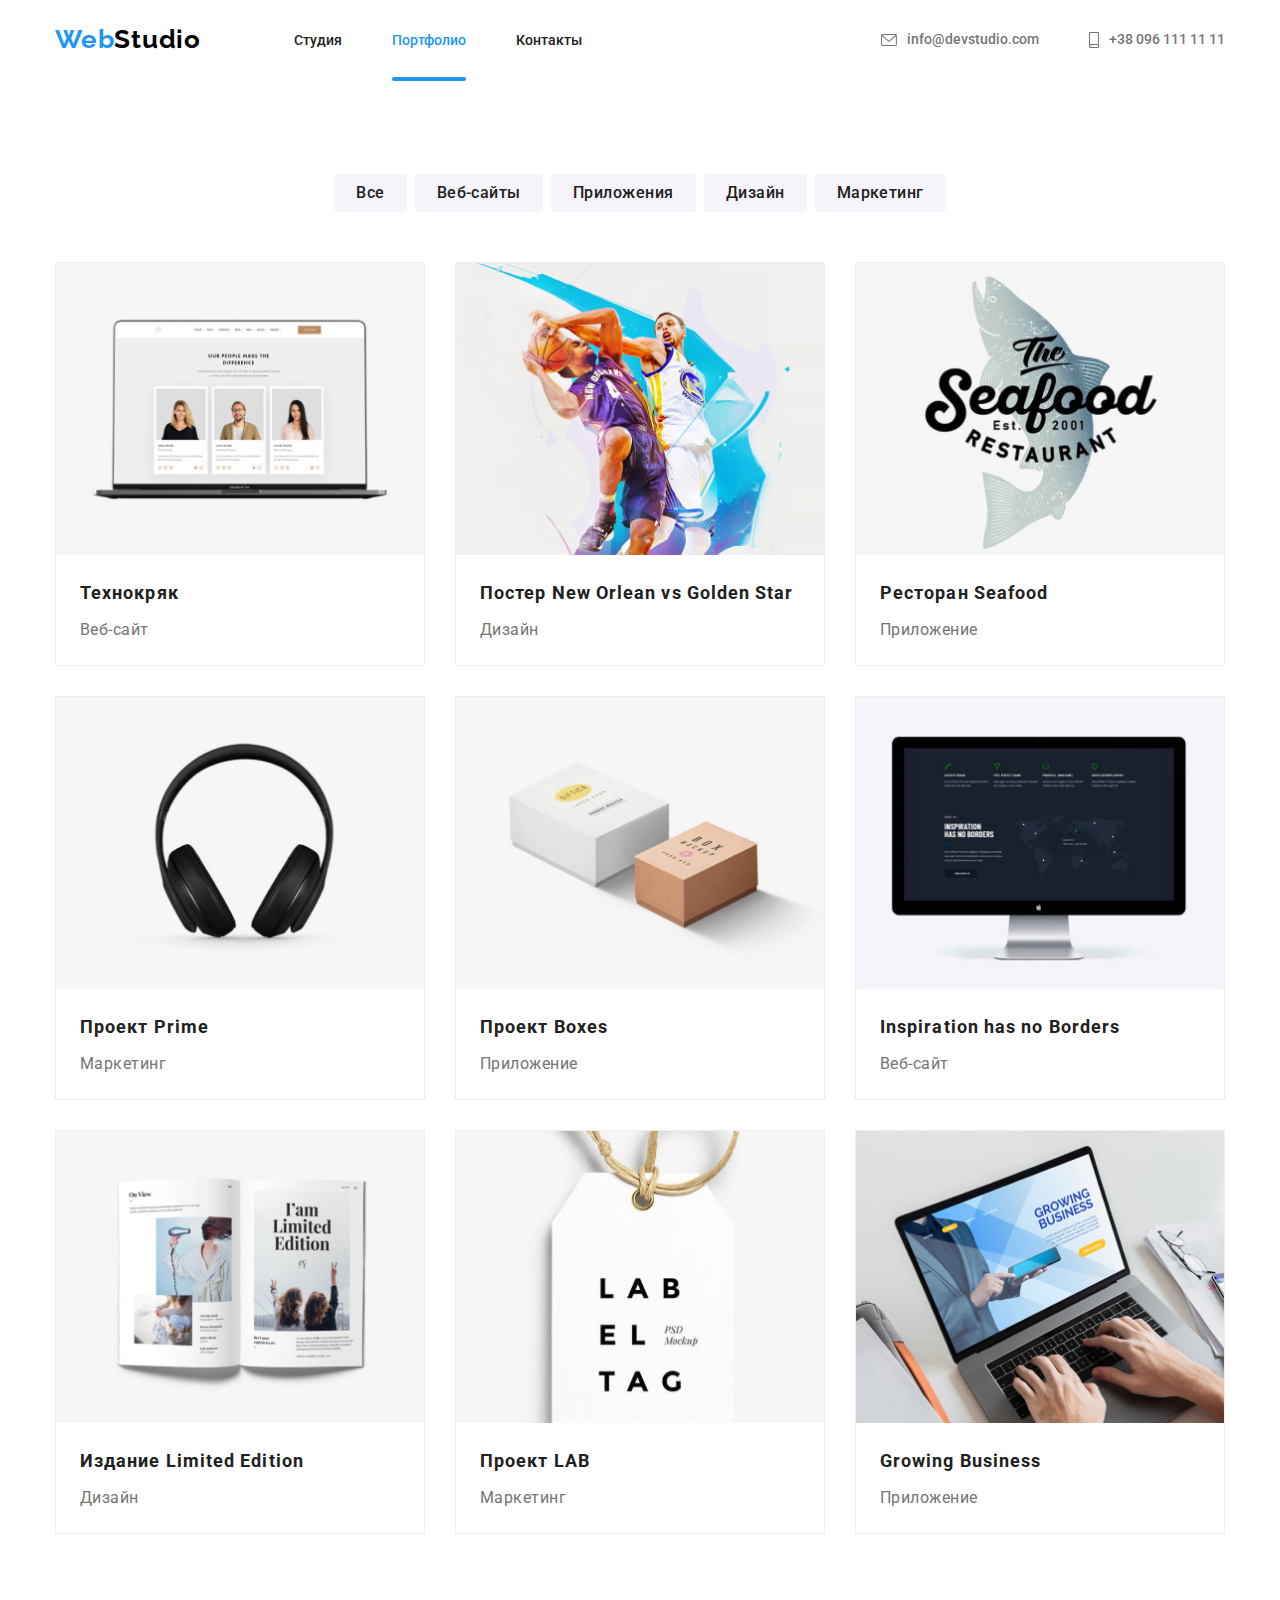
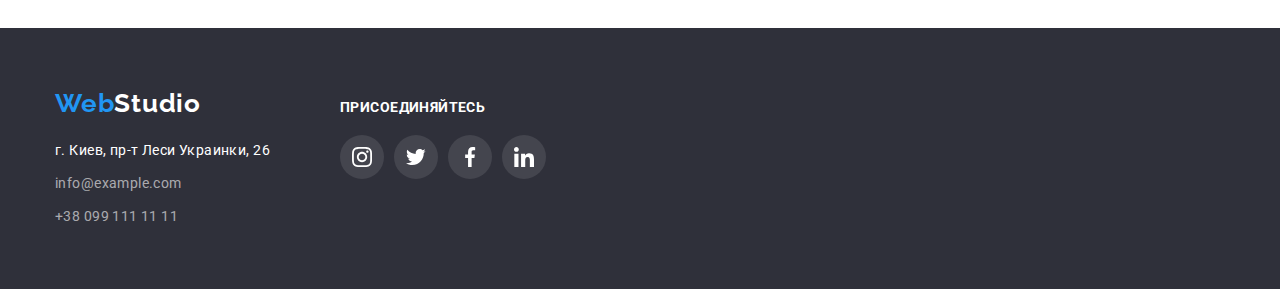
<file: portfolio.html>
<!DOCTYPE html>
<html lang="ru">
<head>
    <meta charset="UTF-8">
    <meta name="viewport" content="width=device-width, initial-scale=1.0">
    <title>Portfilio</title>
    <link rel="stylesheet" href="https://cdnjs.cloudflare.com/ajax/libs/modern-normalize/1.0.0/modern-normalize.css">
    <link rel="stylesheet" href="./css/styles.css">
    <link href="https://fonts.googleapis.com/css2?family=Raleway:wght@700&family=Roboto:wght@400;500;700&display=swap" rel="stylesheet">
</head>
<body>
    <header>
        <div class="container">
            <div class="header-container">
                <nav class="nav-container">
                    <a class="logo logo-header" href="#"><span class="logo-fisrt-word">Web</span><span class="logo-second-word">Studio</span></a>
            
                    <ul class="site-nav-container">
                        <li class="site-nav-item"><a href="./index.html" class="site-nav-link"> Студия</a></li>
                        <li class="site-nav-item"><a href="./portfolio.html" class="site-nav-link portfolio-link"> <span class="portfolio-page">Портфолио</span> </a></li>
                        <li class="site-nav-item"><a href=""  class="site-nav-link">Контакты</a></li">
                    </ul>
                </nav>
                <address class="address">
                    <ul class="auth-nav">
                        <li class="item">
                            <a href="mailto:info@devstudio.com" class="auth-nav-link">
                            <svg class="connect-us-icon envelope-icon" width="16" height="12">
                                <use href="./images/symbol-defs.svg#icon-envelope"></use>
                            </svg>
                            info@devstudio.com</a>
                        </li>
                        <li class="item">
                            <a href="tel:+380961111111" class="auth-nav-link">
                            <svg class="connect-us-icon" width="10" height="16">
                                <use href="./images/symbol-defs.svg#icon-smartphone"></use>
                            </svg>
                            +38 096 111 11 11</a>
                        </li>
                    </ul>
                </address>   
            </div>  
        </div>
    </header>
    
    <main>
        <section class="projects-section">
            <div class="container">
                <h1 hidden>Наши проекты</h1>
                <ul class="filter-list">
                    <li class="filter-item"> <button type="button"  class="filter-button"> Все</button> </li>
                    <li class="filter-item"> <button type="button"  class="filter-button"> Веб-сайты</button> </li>
                    <li class="filter-item"> <button type="button"  class="filter-button"> Приложения</button> </li>
                    <li class="filter-item"> <button type="button"  class="filter-button"> Дизайн</button> </li>
                    <li class="filter-item"> <button type="button"  class="filter-button"> Маркетинг</button> </li>
                </ul>
                <ul class="projects-list">
                    <li class="projects-item">
                        <a href="" class="project-link">
                            <div class="project-container-upper">
                                <img class="project-img" src="./images/img-8.jpg" alt="сайт, открытый на ноутбуке" width: 370px; height: 294px;>
                                <div class="overlay">
                                    <p class="overlay-text">Технокряк это современная площадка распространения коронавируса. Компании используют эту платформу для цифрового шпионажа и атак на защищённые сервера конкурентов.</p>
                                </div>
                            </div>
                            <div class="project-container-lower">
                                <h2 class="project-name">Технокряк</h2>
                                <p class="project-description">Веб-сайт</p>
                            </div>   
                        </a>
                    </li>
                    <li class="projects-item">
                        <a href="" class="project-link">
                            <div class="project-container-upper">
                                <img class="project-img" src="./images/img-9.jpg" alt="постер с баскетболистами" width: 370px; height: 294px;>
                                <div class="overlay">
                                    <p class="overlay-text">Технокряк это современная площадка распространения коронавируса. Компании используют эту платформу для цифрового шпионажа и атак на защищённые сервера конкурентов.</p>
                                </div>
                            </div>
                            <div class="project-container-lower">
                                <h2 class="project-name">Постер New Orlean vs Golden Star</h2>
                                <p class="project-description">Дизайн</p>
                            </div>
                        </a>
                    </li>
                    <li class="projects-item">
                        <a href="" class="project-link">
                            <div class="project-container-upper">
                                <img class="project-img" src="./images/img-10.jpg" alt="логотип ресторана Seafood" width: 370px; height: 294px;>
                                <div class="overlay">
                                    <p class="overlay-text">Технокряк это современная площадка распространения коронавируса. Компании используют эту платформу для цифрового шпионажа и атак на защищённые сервера конкурентов.</p>
                                </div>
                            </div>
                            <div class="project-container-lower">
                                <h2 class="project-name">Ресторан Seafood</h2>
                                <p class="project-description">Приложение</p>
                            </div>
                        </a>
                    </li>
                    <li class="projects-item">
                        <a href="" class="project-link">
                            <div class="project-container-upper">
                                <img class="project-img" src="./images/img-11.jpg" alt="наушники" width: 370px; height: 294px;>
                                <div class="overlay">
                                    <p class="overlay-text">Технокряк это современная площадка распространения коронавируса. Компании используют эту платформу для цифрового шпионажа и атак на защищённые сервера конкурентов.</p>
                                </div>
                            </div>
                            <div class="project-container-lower">
                                <h2 class="project-name">Проект Prime</h2>
                                <p class="project-description">Маркетинг</p>
                            </div>
                        </a>
                    </li>
                    <li class="projects-item">
                        <a href="" class="project-link">
                            <div class="project-container-upper">
                                <img class="project-img" src="./images/img-12.jpg" alt="коробочки" width: 370px; height: 294px;>
                                <div class="overlay">
                                <p class="overlay-text">Технокряк это современная площадка распространения коронавируса. Компании используют эту платформу для цифрового шпионажа и атак на защищённые сервера конкурентов.</p>
                                </div>
                            </div>
                            <div class="project-container-lower">
                                <h2 class="project-name">Проект Boxes</h2>
                                <p class="project-description">Приложение</p>
                            </div>
                        </a>                                
                    </li>
                    <li class="projects-item">
                        <a href="" class="project-link">
                            <div class="project-container-upper">
                                <img class="project-img" src="./images/img-13.jpg" alt="сайт, открытый на мониторе" width: 370px; height: 294px;>
                                <div class="overlay">
                                <p class="overlay-text">Технокряк это современная площадка распространения коронавируса. Компании используют эту платформу для цифрового шпионажа и атак на защищённые сервера конкурентов.</p>
                                </div>
                            </div>
                            <div class="project-container-lower">
                                <h2 class="project-name">Inspiration has no Borders</h2>
                                <p class="project-description">Веб-сайт</p>
                            </div>
                        </a>                                
                    </li>
                    <li class="projects-item">
                        <a href="" class="project-link">
                            <div class="project-container-upper">
                                <img class="project-img" src="./images/img-14.jpg" alt="книга издания Limited Edition" width: 370px; height: 294px;>
                                <div class="overlay">
                                <p class="overlay-text">Технокряк это современная площадка распространения коронавируса. Компании используют эту платформу для цифрового шпионажа и атак на защищённые сервера конкурентов.</p>
                                </div>
                            </div>
                            <div class="project-container-lower">
                                <h2 class="project-name">Издание Limited Edition</h2>
                                <p class="project-description">Дизайн</p>
                            </div>
                        </a>                                
                    </li>
                    <li class="projects-item">
                        <a href="" class="project-link">
                            <div class="project-container-upper">
                                <img class="project-img" src="./images/img-15.jpg" alt="ярлык LAB EL TAG" width: 370px; height: 294px;>
                                <div class="overlay">
                                <p class="overlay-text">Технокряк это современная площадка распространения коронавируса. Компании используют эту платформу для цифрового шпионажа и атак на защищённые сервера конкурентов.</p>
                                </div>
                            </div>
                            <div class="project-container-lower">
                                <h2 class="project-name">Проект LAB</h2>
                                <p class="project-description">Маркетинг</p>
                            </div>
                        </a>                                
                    </li>
                    <li class="projects-item">
                        <a href="" class="project-link">
                            <div class="project-container-upper">
                                <img class="project-img" src="./images/img-16.jpg" alt="процесс работы на ноутбуке" width: 370px; height: 294px;>
                                <div class="overlay">
                                <p class="overlay-text">Технокряк это современная площадка распространения коронавируса. Компании используют эту платформу для цифрового шпионажа и атак на защищённые сервера конкурентов.</p>
                            </div>
                            </div>
                            <div class="project-container-lower">
                                <h2 class="project-name">Growing Business</h2>
                                <p class="project-description">Приложение</p>
                            </div>
                        </a>                                
                    </li>
                </ul>
            </div>
        </section>
    </main>
    <footer class="footer">
        <div class="container">
            <div class="footer-container">
                <div class="footer-container-left">
                    <a class="logo logo-footer" href="#">
                        <span class="logo-fisrt-word">Web</span><span class="logo-second-word-footer">Studio</span>
                    </a>
                <address>
                    <ul>
                        <li class="address-item">
                            <a class="google-maps" href="https://goo.gl/maps/dtEofqqaDgMiZuSH6">г. Киев, пр-т Леси Украинки, 26</a>
                        </li>
                        <li class="address-item">
                            <a href="mailto:info@example.com" class="footer-contacts">info@example.com</a>
                        </li>
                        <li class="address-item">
                            <a href="tel:+380991111111" class="footer-contacts">+38 099 111 11 11</a>
                        </li>
                    </ul>
                </address>
                </div>
                <div class="footer-container-right">
                    <h3 class="footer-connect">присоединяйтесь</h3>
                    <ul class="social-links-list">
                        <li class="social-link-list-item-footer">
                            <a href="" class="social-link-item-footer">
                                <svg class="social-link-icon-footer">
                                    <use href="./images/symbol-defs.svg#icon-instagram"></use>
                                </svg>
                            </a>
                        </li>
                        <li class="social-link-list-item-footer">
                            <a href="" class="social-link-item-footer">
                                <svg class="social-link-icon-footer">
                                    <use href="./images/symbol-defs.svg#icon-twitter"></use>
                                </svg>
                            </a>
                        </li>
                        <li class="social-link-list-item-footer">
                            <a href="" class="social-link-item-footer">
                                <svg class="social-link-icon-footer">
                                    <use href="./images/symbol-defs.svg#icon-facebook-1"></use>
                                </svg>
                            </a>
                        </li>
                        <li class="social-link-list-item-footer">
                            <a href="" class="social-link-item-footer">
                                <svg class="social-link-icon-footer">
                                    <use href="./images/symbol-defs.svg#icon-linkedin-1"></use>
                                </svg>
                            </a>
                        </li>
                    </ul>
                </div>
            </div>
        </div>
    </footer>
    
</body>
</html>
</file>
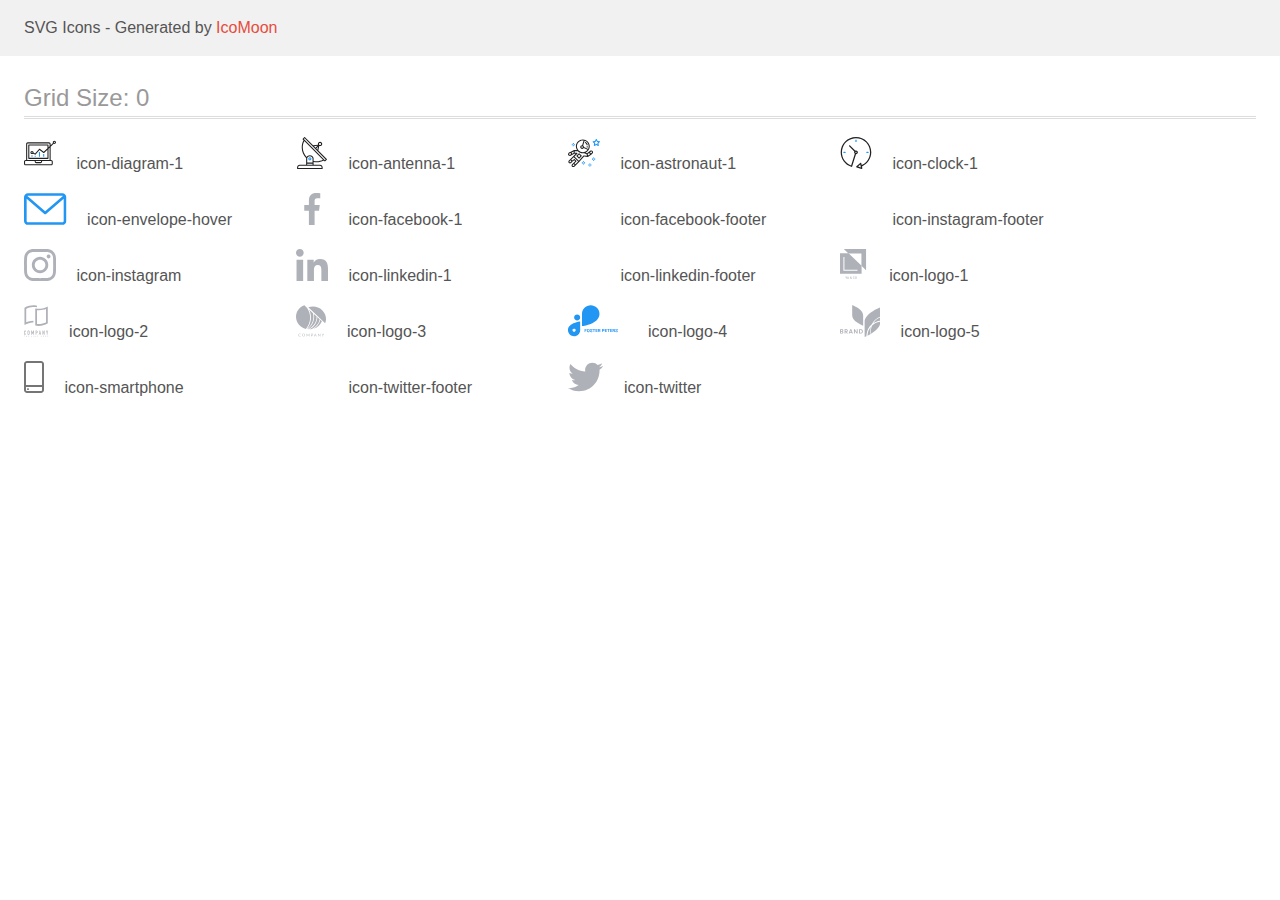
<file: images/IcoMoon/demo.html>
<!doctype html>
<html>
<head>
    <title>IcoMoon - SVG Icons</title>
    <meta charset="utf-8">
    <meta name="viewport" content="width=device-width, initial-scale=1">
    <link rel="stylesheet" href="demo-files/demo.css">
    <link rel="stylesheet" href="style.css">
</head>
<body>
<svg aria-hidden="true" style="position: absolute; width: 0; height: 0; overflow: hidden;" version="1.1" xmlns="http://www.w3.org/2000/svg" xmlns:xlink="http://www.w3.org/1999/xlink">
<defs>
<symbol id="icon-diagram-1" viewBox="0 0 32 32">
<path fill="#2196f3" style="fill: var(--color1, #2196f3)" d="M14.926 14.965h1.066v4.798h-1.066v-4.798zM19.19 17.097h1.066v2.665h-1.066v-2.665zM10.661 18.696h1.066v1.066h-1.066v-1.066zM7.463 18.163h1.066v1.599h-1.066v-1.599z"></path>
<path fill="#212121" style="fill: var(--color2, #212121)" d="M1.599 28.291h25.586c0 0 0 0 0 0 0.883 0 1.599-0.716 1.599-1.599v0-2.132c0-0.883-0.716-1.599-1.599-1.599v0h-0.533v-13.294l3.028-2.868c0.207 0.104 0.452 0.166 0.711 0.166 0.888 0 1.608-0.72 1.608-1.608s-0.72-1.608-1.608-1.608c-0.888 0-1.608 0.72-1.608 1.608 0 0.247 0.056 0.481 0.155 0.69l-0.004-0.010-2.281 2.162v-1.23c0-0.883-0.716-1.599-1.599-1.599v0h-21.323c-0.883 0-1.599 0.716-1.599 1.599v0 15.992h-0.533c-0.883 0-1.599 0.716-1.599 1.599v0 2.132c0 0.883 0.716 1.599 1.599 1.599v0zM30.384 4.837c0.294 0 0.533 0.239 0.533 0.533s-0.239 0.533-0.533 0.533v0c-0.294 0-0.533-0.239-0.533-0.533s0.239-0.533 0.533-0.533v0zM3.198 6.969c0-0.294 0.239-0.533 0.533-0.533h21.323c0.294 0 0.533 0.239 0.533 0.533v2.239l-1.066 1.013v-2.185c0-0.295-0.239-0.534-0.534-0.534h-19.189c-0.294 0-0.534 0.239-0.534 0.533v13.327c0 0.294 0.239 0.533 0.534 0.533h19.189c0.295 0 0.534-0.239 0.534-0.533v-9.675l1.066-1.010v12.283h-22.389v-15.991zM7.996 13.899c-0.001 0-0.003 0-0.005 0-0.883 0-1.599 0.716-1.599 1.599s0.716 1.599 1.599 1.599c0.432 0 0.824-0.172 1.112-0.45l-0 0 1.853 0.93c0.215 0.107 0.476 0.057 0.636-0.122l3.939-4.432 3.872 2.902c0.208 0.155 0.498 0.139 0.686-0.039l3.365-3.188v8.131h-18.123v-12.261h18.123v2.661l-3.771 3.572-3.904-2.927c-0.088-0.067-0.2-0.107-0.32-0.107-0.158 0-0.3 0.069-0.398 0.178l-0 0.001-3.993 4.493-1.493-0.746c0.011-0.064 0.017-0.128 0.020-0.193 0-0.883-0.716-1.599-1.599-1.599v0zM8.529 15.498c0 0.294-0.239 0.533-0.533 0.533s-0.533-0.239-0.533-0.533v0c0-0.294 0.239-0.533 0.533-0.533s0.533 0.239 0.533 0.533v0zM11.727 24.026h5.33v0.533c0 0.294-0.238 0.533-0.533 0.533h-4.265c-0.294 0-0.533-0.239-0.533-0.533v0-0.533zM1.067 24.56c0-0.294 0.238-0.533 0.533-0.533h9.062v0.533c0 0.883 0.716 1.599 1.599 1.599v0h4.265c0.883 0 1.599-0.716 1.599-1.599v0-0.533h9.062c0.294 0 0.533 0.239 0.533 0.533v2.132c0 0.294-0.239 0.533-0.533 0.533h-25.586c-0 0-0 0-0 0-0.294 0-0.533-0.239-0.533-0.533 0 0 0 0 0 0v0-2.132z"></path>
</symbol>
<symbol id="icon-antenna-1" viewBox="0 0 32 32">
<path fill="#212121" style="fill: var(--color2, #212121)" d="M30.773 22.098l-8.443-8.505 0.937-4.616c0.225 0.090 0.485 0.144 0.758 0.146h0.007c0.008 0 0.017 0 0.026 0 1.192 0 2.159-0.967 2.159-2.159s-0.967-2.159-2.159-2.159c-1.192 0-2.159 0.967-2.159 2.159 0 0.259 0.046 0.508 0.13 0.739l-0.005-0.015-4.96 0.606-8.091-8.133c-0.096-0.098-0.229-0.159-0.376-0.16h-0c-0.14 0.001-0.274 0.057-0.373 0.155l-1.512 1.504c-0.096 0.097-0.156 0.23-0.156 0.377s0.060 0.281 0.156 0.377v0l0.814 0.825c-1.143 2.062-1.816 4.522-1.816 7.139 0 4.106 1.656 7.824 4.336 10.525l-0.001-0.001c0.043 0.041 0.092 0.074 0.146 0.097-0.032 0.164-0.051 0.353-0.052 0.546v6.188h-6.4c-1.472 0.001-2.666 1.194-2.667 2.666v1.067c0 0.295 0.239 0.534 0.534 0.534h24.534c0.294 0 0.533-0.239 0.533-0.534v-1.067c-0.002-1.472-1.195-2.665-2.666-2.666h-6.4v-2.742c0.915 0.201 1.968 0.317 3.047 0.32h0.002c2.58-0.003 5.005-0.663 7.117-1.822l-0.077 0.039 0.818 0.823c0.099 0.101 0.235 0.159 0.376 0.16 0.14-0.001 0.274-0.057 0.373-0.155l1.512-1.504c0.096-0.097 0.156-0.23 0.156-0.377s-0.060-0.281-0.156-0.377v0zM23.28 6.233c0.193-0.192 0.459-0.31 0.752-0.31 0.589 0 1.067 0.478 1.067 1.066s-0.477 1.066-1.067 1.066c-0 0-0 0-0.001 0h-0.003c-0.587-0.003-1.061-0.479-1.061-1.066 0-0.295 0.12-0.563 0.314-0.756l0-0h-0.002zM22.024 9.737l-0.598 2.946-1.175-1.183 1.774-1.763zM21.419 8.835l-1.92 1.909-1.486-1.493 3.406-0.416zM24.004 28.8c0.884 0 1.6 0.716 1.6 1.6v0 0.534h-23.466v-0.534c0-0.884 0.716-1.6 1.6-1.6v0h20.267zM16.538 26.666v1.067h-5.334v-1.067h5.334zM11.204 25.6v-4.053c0-1.294 1.196-2.346 2.667-2.346s2.667 1.053 2.667 2.346v4.053h-5.334zM17.604 23.904v-2.357c0-1.882-1.675-3.413-3.733-3.413-0.017-0-0.038-0-0.058-0-1.353 0-2.54 0.707-3.213 1.771l-0.009 0.016c-2.36-2.482-3.812-5.846-3.812-9.55 0-2.314 0.567-4.496 1.569-6.414l-0.036 0.077 18.602 18.709c-1.823 0.947-3.979 1.502-6.266 1.502-1.079 0-2.128-0.124-3.136-0.357l0.093 0.018zM28.893 23.22l-21.057-21.181 0.754-0.752 7.935 7.98c0.004 0 0.006 0.007 0.009 0.010l13.115 13.191-0.757 0.752z"></path>
<path fill="#2196f3" style="fill: var(--color1, #2196f3)" d="M13.876 20.267h-0.005c-0.001 0-0.002 0-0.002 0-0.884 0-1.6 0.716-1.6 1.6s0.715 1.599 1.597 1.6h0.005c0.001 0 0.001 0 0.002 0 0.884 0 1.6-0.716 1.6-1.6s-0.715-1.599-1.598-1.6h-0zM14.249 22.245c-0.096 0.096-0.229 0.155-0.376 0.155-0.295 0-0.534-0.239-0.534-0.534s0.238-0.533 0.532-0.533h0c0.293 0.002 0.53 0.24 0.53 0.533 0 0.148-0.060 0.281-0.157 0.378v0h0.005z"></path>
</symbol>
<symbol id="icon-astronaut-1" viewBox="0 0 32 32">
<path fill="#2196f3" style="fill: var(--color1, #2196f3)" d="M31.974 4.524c-0.064-0.191-0.227-0.332-0.427-0.362l-0.003-0-1.911-0.278-0.855-1.731c-0.179-0.365-0.777-0.365-0.956 0l-0.855 1.731-1.911 0.278c-0.26 0.039-0.457 0.26-0.457 0.528 0 0.15 0.062 0.285 0.161 0.382l1.383 1.348-0.326 1.903c-0.034 0.2 0.048 0.402 0.212 0.522 0.166 0.12 0.383 0.135 0.562 0.040l1.709-0.899 1.709 0.899c0.072 0.038 0.157 0.061 0.247 0.061 0.295 0 0.534-0.239 0.534-0.534 0-0.031-0.003-0.062-0.008-0.092l0 0.003-0.326-1.903 1.383-1.348c0.099-0.097 0.161-0.233 0.161-0.382 0-0.059-0.009-0.115-0.027-0.168l0.001 0.004zM29.511 5.851c-0.126 0.122-0.183 0.299-0.153 0.472l0.191 1.114-1-0.526c-0.072-0.039-0.158-0.062-0.249-0.062s-0.177 0.023-0.252 0.063l0.003-0.001-1 0.526 0.191-1.114c0.005-0.027 0.008-0.059 0.008-0.091 0-0.149-0.061-0.285-0.16-0.381l-0-0-0.811-0.789 1.119-0.163c0.174-0.025 0.324-0.134 0.402-0.292l0.5-1.013 0.5 1.013c0.078 0.158 0.228 0.267 0.402 0.292l1.119 0.162-0.809 0.79zM26.134 20.522h-1.067v1.067h1.067v-1.067zM26.134 22.656h-1.067v1.066h1.067v-1.066zM27.2 21.589h-1.067v1.067h1.067v-1.067zM25.067 21.589h-1.067v1.067h1.067v-1.067zM22.4 26.389h-1.067v1.067h1.067v-1.067zM22.4 28.523h-1.067v1.067h1.067v-1.067zM23.467 27.456h-1.067v1.067h1.067v-1.067zM21.334 27.456h-1.067v1.067h1.067v-1.067zM16 24.256h-1.066v1.067h1.066v-1.067zM16 26.389h-1.066v1.067h1.066v-1.067zM17.067 25.322h-1.067v1.067h1.067v-1.067zM14.934 25.322h-1.067v1.067h1.067v-1.067zM5.867 6.122h-1.066v1.066h1.066v-1.066zM5.867 8.256h-1.066v1.066h1.066v-1.066zM6.933 7.189h-1.067v1.067h1.066v-1.067zM4.8 7.189h-1.067v1.067h1.067v-1.067z"></path>
<path fill="#212121" style="fill: var(--color2, #212121)" d="M24.715 14.16c-0.28-0.376-0.698-0.636-1.179-0.703l-0.009-0.001c-0.076-0.012-0.164-0.018-0.254-0.018-0.411 0-0.789 0.139-1.090 0.373l0.004-0.003-1.253 0.96-1.898 1.417-1.358-0.541c2.421-1.086 4.113-3.508 4.113-6.32 0-3.823-3.122-6.934-6.961-6.934s-6.961 3.11-6.961 6.934c0 1.386 0.415 2.674 1.12 3.759l-2.768-0.024c-0.009 0-0.016 0.005-0.023 0.005-0.057 0.003-0.11 0.014-0.159 0.033l0.004-0.001c-0.013 0.005-0.026 0.007-0.038 0.013-0.006 0.003-0.013 0.003-0.019 0.006l-3.233 1.596c-0 0-0.001 0-0.001 0.001l-1.893 0.91c-0.024 0.011-0.045 0.023-0.064 0.036l0.001-0.001c-0.482 0.324-0.795 0.867-0.795 1.483 0 0.297 0.073 0.577 0.201 0.823l-0.005-0.010c0.22 0.424 0.592 0.742 1.043 0.885l0.013 0.003c0.161 0.053 0.345 0.083 0.537 0.083 0.308 0 0.598-0.078 0.851-0.216l-0.009 0.005 1.388-0.738 2.264-1.169 1.357-0.008-5.442 5.415c0 0.001-0.001 0.001-0.001 0.001l-1.339 1.333c-0.303 0.299-0.491 0.714-0.491 1.173 0 0.002 0 0.003 0 0.005v-0c0.002 0.919 0.748 1.664 1.667 1.664 0.001 0 0.002 0 0.002 0h-0c0.428 0 0.854-0.162 1.18-0.485l1.314-1.309 1.741-1.3 0.901 0.897-3.102 3.088c-0.303 0.299-0.491 0.715-0.491 1.174 0 0.001 0 0.003 0 0.004v-0c0 0.445 0.174 0.864 0.49 1.179 0.302 0.3 0.717 0.485 1.176 0.485 0.001 0 0.002 0 0.003 0h-0c0.427 0 0.855-0.162 1.18-0.485l4.488-4.472c0.007-0.006 0.016-0.009 0.022-0.016l5.166-5.658 3.471 0.494c0.025 0.004 0.050 0.006 0.075 0.006 0.064 0 0.127-0.016 0.187-0.038 0.017-0.006 0.032-0.015 0.049-0.023 0.019-0.010 0.039-0.015 0.058-0.027l3.213-2.133c0.012-0.008 0.018-0.021 0.029-0.030 0.013-0.010 0.029-0.014 0.041-0.026l1.271-1.191c0.348-0.326 0.564-0.787 0.564-1.3 0-0.4-0.132-0.769-0.355-1.066l0.003 0.005zM2.13 17.77c-0.098 0.054-0.215 0.086-0.34 0.086-0.078 0-0.153-0.013-0.224-0.036l0.005 0.001c-0.294-0.093-0.504-0.364-0.504-0.683 0-0.236 0.114-0.445 0.29-0.575l0.002-0.001 1.314-0.632 0.316 0.924 0.133 0.389-0.992 0.527zM5.627 15.942l-1.548 0.8-0.255-0.746-0.184-0.537 2.027-1.001-0.040 1.484zM20.727 9.322c0 0.918-0.219 1.785-0.599 2.56l-4.181-1.899c-0.044-0.575-0.342-1.072-0.782-1.384l-0.006-0.004 1.464-4.86c2.377 0.756 4.104 2.974 4.104 5.588zM8.938 9.322c0-3.235 2.644-5.867 5.894-5.867 0.253 0 0.5 0.022 0.745 0.053l-1.432 4.753c-0.019 0-0.037-0.006-0.057-0.006-0 0-0.001 0-0.001 0-1.032 0-1.869 0.835-1.872 1.867v0c0.003 1.031 0.84 1.867 1.872 1.867 0 0 0 0 0.001 0h-0c0.695 0 1.295-0.383 1.618-0.944l3.863 1.755c-1.075 1.446-2.795 2.389-4.737 2.389-3.25 0-5.894-2.632-5.894-5.867zM14.895 10.122c0 0.441-0.362 0.8-0.806 0.8-0 0-0.001 0-0.001 0-0.443 0-0.802-0.358-0.804-0.8v-0c0-0.441 0.361-0.8 0.806-0.8s0.806 0.359 0.806 0.8zM2.464 25.146c-0.11 0.109-0.261 0.176-0.428 0.176s-0.317-0.067-0.427-0.175l0 0c-0.109-0.108-0.176-0.257-0.176-0.422s0.067-0.314 0.176-0.422l0-0 0.962-0.959 0.852 0.848-0.959 0.955zM5.678 28.88c-0.11 0.109-0.261 0.176-0.428 0.176s-0.317-0.067-0.427-0.175l0 0c-0.109-0.108-0.176-0.257-0.176-0.422s0.067-0.314 0.176-0.422l0-0 0.963-0.959 0.852 0.848-0.96 0.955zM9.16 25.411l-0.001 0.001-1.765 1.76-0.852-0.848 1.765-1.757c0.040-0.040 0.065-0.088 0.090-0.136 0.007-0.014 0.020-0.026 0.026-0.040 0.016-0.041 0.019-0.085 0.026-0.128 0.003-0.025 0.014-0.048 0.014-0.073 0-0.035-0.013-0.070-0.020-0.105-0.006-0.032-0.006-0.064-0.019-0.096-0.025-0.053-0.055-0.098-0.092-0.138l0 0c-0.010-0.012-0.014-0.027-0.025-0.038h-0.001s0-0.001-0.001-0.002l-1.607-1.6c-0.017-0.017-0.039-0.024-0.058-0.038-0.025-0.021-0.054-0.040-0.084-0.057l-0.003-0.001c-0.026-0.013-0.058-0.023-0.090-0.031l-0.003-0.001c-0.030-0.009-0.065-0.017-0.101-0.020l-0.002-0c-0.007-0-0.015-0.001-0.023-0.001-0.026 0-0.051 0.002-0.075 0.005l0.003-0c-0.036 0.005-0.069 0.009-0.104 0.021-0.036 0.013-0.067 0.028-0.096 0.046l0.002-0.001c-0.020 0.011-0.043 0.015-0.061 0.029l-1.774 1.324-0.901-0.897 2.399-2.386 4.36 4.289-0.928 0.919zM15.979 18.394c-0.016-0.002-0.030 0.004-0.046 0.003-0.008-0-0.017-0.001-0.027-0.001-0.031 0-0.062 0.003-0.092 0.008l0.003-0c-0.070 0.011-0.132 0.035-0.187 0.070l0.002-0.001c-0.031 0.019-0.058 0.039-0.083 0.062l0-0c-0.013 0.011-0.028 0.016-0.040 0.029l-4.698 5.146-4.328-4.256 2.833-2.818c0.096-0.097 0.156-0.23 0.156-0.377 0-0.295-0.239-0.534-0.534-0.534-0.001 0-0.001 0-0.002 0h0l-2.219 0.013 0.028-1.607 3.104 0.027c1.264 1.297 3.027 2.101 4.978 2.101 0.001 0 0.002 0 0.003 0h-0c0.438 0 0.864-0.046 1.28-0.122 0.040 0.032 0.080 0.064 0.129 0.085l2.41 0.96 0.152 0.759 0.178 0.885-3.003-0.427zM20.020 18.572l-0.313-1.558 1.446-1.080 0.946 1.257-2.080 1.381zM23.773 15.741l-0.837 0.785-0.931-1.237 0.831-0.637c0.155-0.119 0.351-0.168 0.543-0.143 0.193 0.027 0.364 0.128 0.48 0.284 0.088 0.117 0.141 0.265 0.141 0.426 0 0.206-0.087 0.391-0.226 0.521l-0 0z"></path>
<path fill="#212121" style="fill: var(--color2, #212121)" d="M13.602 18.544l-2.143-2.134c-0.096-0.096-0.229-0.155-0.376-0.155s-0.28 0.059-0.376 0.155l-2.143 2.133c-0.097 0.097-0.156 0.23-0.156 0.378s0.060 0.281 0.156 0.378l-0-0 2.142 2.134c0.096 0.096 0.229 0.156 0.376 0.156s0.28-0.059 0.376-0.156v0l2.143-2.134c0.097-0.097 0.157-0.23 0.157-0.378s-0.060-0.281-0.157-0.378l-0-0zM11.083 20.303l-1.387-1.381 1.386-1.381 1.387 1.381-1.387 1.381zM17.164 5.071l-0.258 1.036c0.071 0.018 1.738 0.452 1.738 2.149h1.067c0-2.017-1.666-2.965-2.547-3.184zM19.711 9.322h-1.067v1.066h1.067v-1.066z"></path>
</symbol>
<symbol id="icon-clock-1" viewBox="0 0 32 32">
<path fill="#212121" style="fill: var(--color2, #212121)" d="M31.296 15.301c-0.001-8.452-6.855-15.303-15.308-15.301s-15.303 6.855-15.301 15.308c0.002 6.788 4.422 12.543 10.54 14.545l0.108 0.031c0.061 0.019 0.123 0.029 0.187 0.029 0.12 0 0.238-0.032 0.342-0.094 0.135-0.080 0.236-0.207 0.283-0.357l3.865-12.25c1.054-0.004 1.906-0.859 1.906-1.913 0-1.056-0.856-1.913-1.913-1.913-0.303 0-0.59 0.071-0.845 0.196l0.011-0.005-5.106-5.107c-0.114-0.11-0.271-0.179-0.443-0.179-0.352 0-0.638 0.286-0.638 0.638 0 0.172 0.068 0.328 0.179 0.443l-0-0 5.103 5.109c-0.121 0.241-0.191 0.525-0.191 0.825 0 0.602 0.283 1.137 0.724 1.481l0.004 0.003-3.683 11.673c-7.278-2.681-11.004-10.754-8.324-18.032s10.754-11.004 18.032-8.323c7.278 2.681 11.004 10.754 8.323 18.032-1.345 3.581-4.003 6.406-7.374 7.938l-0.088 0.036-0.398-1.874c-0.063-0.291-0.318-0.506-0.624-0.506-0.163 0-0.313 0.061-0.425 0.163l0.001-0.001-3.837 3.426c-0.132 0.117-0.214 0.287-0.214 0.477 0 0.283 0.185 0.524 0.441 0.606l0.005 0.001 4.899 1.563c0.058 0.020 0.126 0.031 0.196 0.031 0.352 0 0.637-0.285 0.637-0.637 0-0.047-0.005-0.093-0.015-0.138l0.001 0.004-0.391-1.839c5.528-2.374 9.329-7.772 9.329-14.057 0-0.011 0-0.023-0-0.034v0.002zM15.992 14.664c0.352 0 0.638 0.286 0.638 0.638s-0.285 0.638-0.638 0.638v0c-0.352 0-0.638-0.286-0.638-0.638s0.286-0.638 0.638-0.638v0zM18.092 29.528l2.184-1.948 0.603 2.84-2.787-0.892z"></path>
<path fill="#2196f3" style="fill: var(--color1, #2196f3)" d="M15.354 3.185v1.275c0 0.352 0.286 0.638 0.638 0.638s0.638-0.285 0.638-0.638v0-1.275c0-0.352-0.285-0.638-0.638-0.638s-0.638 0.285-0.638 0.638v0zM3.876 14.664c-0.352 0-0.638 0.286-0.638 0.638s0.285 0.638 0.638 0.638h1.275c0.352 0 0.638-0.286 0.638-0.638s-0.285-0.638-0.638-0.638h-1.275zM28.108 15.939c0.352 0 0.638-0.286 0.638-0.638s-0.285-0.638-0.638-0.638h-1.275c-0.352 0-0.638 0.286-0.638 0.638s0.285 0.638 0.638 0.638h1.275z"></path>
</symbol>
<symbol id="icon-envelope-hover" viewBox="0 0 43 32">
<path fill="#2196f3" style="fill: var(--color1, #2196f3)" d="M38.667 0h-34.667c-2.205 0-4 1.795-4 4v24c0 2.205 1.795 4 4 4h34.667c2.205 0 4-1.795 4-4v-24c0-2.205-1.795-4-4-4zM38.667 2.667c0.181 0 0.355 0.037 0.512 0.104l-17.845 15.467-17.845-15.467c0.151-0.065 0.327-0.104 0.512-0.104h34.667zM38.667 29.333h-34.667c-0.736 0-1.333-0.597-1.333-1.333v0-22.413l17.792 15.421c0.233 0.203 0.539 0.327 0.875 0.327s0.642-0.124 0.876-0.328l-0.002 0.001 17.792-15.421v22.413c0 0.736-0.597 1.333-1.333 1.333v0z"></path>
</symbol>
<symbol id="icon-facebook-1" viewBox="0 0 32 32">
<path fill="#afb1b8" style="fill: var(--color3, #afb1b8)" d="M21.328 5.312h2.923v-5.088c-1.232-0.143-2.66-0.224-4.108-0.224-0.052 0-0.104 0-0.156 0l0.008-0c-4.213 0-7.099 2.65-7.099 7.52v4.48h-4.646v5.688h4.646v14.312h5.699v-14.31h4.459l0.707-5.688h-5.168v-3.922c0-1.643 0.443-2.768 2.734-2.768z"></path>
</symbol>
<symbol id="icon-facebook-footer" viewBox="0 0 32 32">
<path fill="#fff" style="fill: var(--color4, #fff)" d="M21.328 5.312h2.923v-5.088c-1.232-0.143-2.66-0.224-4.108-0.224-0.052 0-0.104 0-0.156 0l0.008-0c-4.213 0-7.099 2.65-7.099 7.52v4.48h-4.646v5.688h4.646v14.312h5.699v-14.31h4.459l0.707-5.688h-5.168v-3.922c0-1.643 0.443-2.768 2.734-2.768z"></path>
</symbol>
<symbol id="icon-instagram-footer" viewBox="0 0 32 32">
<path fill="#fff" style="fill: var(--color4, #fff)" d="M31.968 9.408c-0.074-1.701-0.349-2.869-0.744-3.882-0.423-1.111-1.052-2.058-1.847-2.837l-0.001-0.001c-0.78-0.792-1.724-1.419-2.778-1.827l-0.054-0.018c-1.021-0.394-2.182-0.667-3.883-0.742-1.712-0.082-2.256-0.101-6.602-0.101-4.344 0-4.888 0.019-6.595 0.094-1.701 0.074-2.869 0.349-3.88 0.742-1.112 0.424-2.060 1.054-2.839 1.85l-0.001 0.001c-0.791 0.78-1.418 1.724-1.825 2.778l-0.018 0.054c-0.395 1.019-0.669 2.181-0.744 3.882-0.082 1.712-0.101 2.256-0.101 6.602 0 4.344 0.019 4.888 0.094 6.595 0.075 1.701 0.35 2.869 0.744 3.882 0.426 1.11 1.055 2.057 1.849 2.837l0.001 0.001c0.8 0.813 1.77 1.443 2.832 1.843 1.019 0.395 2.182 0.67 3.882 0.744 1.707 0.075 2.251 0.094 6.595 0.094 4.346 0 4.89-0.019 6.595-0.094 1.701-0.074 2.869-0.349 3.882-0.742 2.157-0.85 3.833-2.526 4.664-4.628l0.019-0.055c0.394-1.019 0.669-2.182 0.744-3.882 0.075-1.707 0.093-2.251 0.093-6.595s-0.006-4.888-0.080-6.595zM29.088 22.474c-0.070 1.563-0.333 2.406-0.552 2.97-0.551 1.399-1.638 2.486-3.001 3.024l-0.036 0.013c-0.563 0.219-1.413 0.482-2.97 0.55-1.688 0.075-2.194 0.094-6.464 0.094-4.269 0-4.782-0.019-6.464-0.094-1.563-0.069-2.406-0.331-2.97-0.55-0.721-0.269-1.334-0.676-1.836-1.192l-0.001-0.001c-0.517-0.503-0.924-1.117-1.184-1.803l-0.011-0.034c-0.218-0.563-0.48-1.413-0.549-2.97-0.075-1.688-0.094-2.195-0.094-6.464 0-4.27 0.019-4.784 0.094-6.464 0.069-1.563 0.331-2.406 0.549-2.97 0.269-0.722 0.678-1.337 1.198-1.837l0.002-0.002c0.504-0.517 1.119-0.923 1.806-1.182l0.034-0.011c0.56-0.219 1.411-0.48 2.968-0.55 1.688-0.074 2.194-0.093 6.464-0.093 4.275 0 4.782 0.019 6.464 0.093 1.562 0.069 2.406 0.331 2.97 0.55 0.693 0.256 1.325 0.662 1.837 1.194 0.531 0.52 0.938 1.144 1.195 1.84 0.218 0.56 0.48 1.411 0.549 2.968 0.075 1.688 0.094 2.194 0.094 6.464 0 4.269-0.019 4.768-0.094 6.458z"></path>
<path fill="#fff" style="fill: var(--color4, #fff)" d="M16.059 7.782c-4.539 0.002-8.218 3.682-8.219 8.221v0c0 0 0 0.001 0 0.002 0 4.541 3.681 8.222 8.222 8.222s8.222-3.681 8.222-8.222c0-4.541-3.681-8.222-8.222-8.222-0.001 0-0.001 0-0.002 0h0zM16.059 21.334c-2.945-0-5.332-2.388-5.332-5.333s2.388-5.333 5.333-5.333c0 0 0.001 0 0.001 0h-0c2.946 0 5.334 2.388 5.334 5.334s-2.388 5.334-5.334 5.334v0zM26.525 7.458c0 1.060-0.86 1.92-1.92 1.92s-1.92-0.86-1.92-1.92v0c0-1.060 0.86-1.92 1.92-1.92s1.92 0.86 1.92 1.92v0z"></path>
</symbol>
<symbol id="icon-instagram" viewBox="0 0 32 32">
<path fill="#afb1b8" style="fill: var(--color3, #afb1b8)" d="M31.968 9.408c-0.074-1.701-0.349-2.869-0.744-3.882-0.423-1.111-1.052-2.058-1.847-2.837l-0.001-0.001c-0.78-0.792-1.724-1.419-2.778-1.827l-0.054-0.018c-1.021-0.394-2.182-0.667-3.883-0.742-1.712-0.082-2.256-0.101-6.602-0.101-4.344 0-4.888 0.019-6.595 0.094-1.701 0.074-2.869 0.349-3.88 0.742-1.112 0.424-2.060 1.054-2.839 1.85l-0.001 0.001c-0.791 0.78-1.418 1.724-1.825 2.778l-0.018 0.054c-0.395 1.019-0.669 2.181-0.744 3.882-0.082 1.712-0.101 2.256-0.101 6.602 0 4.344 0.019 4.888 0.094 6.595 0.075 1.701 0.35 2.869 0.744 3.882 0.426 1.11 1.055 2.057 1.849 2.837l0.001 0.001c0.8 0.813 1.77 1.443 2.832 1.843 1.019 0.395 2.182 0.67 3.882 0.744 1.707 0.075 2.251 0.094 6.595 0.094 4.346 0 4.89-0.019 6.595-0.094 1.701-0.074 2.869-0.349 3.882-0.742 2.157-0.85 3.833-2.526 4.664-4.628l0.019-0.055c0.394-1.019 0.669-2.182 0.744-3.882 0.075-1.707 0.093-2.251 0.093-6.595s-0.006-4.888-0.080-6.595zM29.088 22.474c-0.070 1.563-0.333 2.406-0.552 2.97-0.551 1.399-1.638 2.486-3.001 3.024l-0.036 0.013c-0.563 0.219-1.413 0.482-2.97 0.55-1.688 0.075-2.194 0.094-6.464 0.094-4.269 0-4.782-0.019-6.464-0.094-1.563-0.069-2.406-0.331-2.97-0.55-0.721-0.269-1.334-0.676-1.836-1.192l-0.001-0.001c-0.517-0.503-0.924-1.117-1.184-1.803l-0.011-0.034c-0.218-0.563-0.48-1.413-0.549-2.97-0.075-1.688-0.094-2.195-0.094-6.464 0-4.27 0.019-4.784 0.094-6.464 0.069-1.563 0.331-2.406 0.549-2.97 0.269-0.722 0.678-1.337 1.198-1.837l0.002-0.002c0.504-0.517 1.119-0.923 1.806-1.182l0.034-0.011c0.56-0.219 1.411-0.48 2.968-0.55 1.688-0.074 2.194-0.093 6.464-0.093 4.275 0 4.782 0.019 6.464 0.093 1.562 0.069 2.406 0.331 2.97 0.55 0.693 0.256 1.325 0.662 1.837 1.194 0.531 0.52 0.938 1.144 1.195 1.84 0.218 0.56 0.48 1.411 0.549 2.968 0.075 1.688 0.094 2.194 0.094 6.464 0 4.269-0.019 4.768-0.094 6.458z"></path>
<path fill="#afb1b8" style="fill: var(--color3, #afb1b8)" d="M16.059 7.782c-4.539 0.002-8.218 3.682-8.219 8.221v0c0 0 0 0.001 0 0.002 0 4.541 3.681 8.222 8.222 8.222s8.222-3.681 8.222-8.222c0-4.541-3.681-8.222-8.222-8.222-0.001 0-0.001 0-0.002 0h0zM16.059 21.334c-2.945-0-5.332-2.388-5.332-5.333s2.388-5.333 5.333-5.333c0 0 0.001 0 0.001 0h-0c2.946 0 5.334 2.388 5.334 5.334s-2.388 5.334-5.334 5.334v0zM26.525 7.458c0 1.060-0.86 1.92-1.92 1.92s-1.92-0.86-1.92-1.92v0c0-1.060 0.86-1.92 1.92-1.92s1.92 0.86 1.92 1.92v0z"></path>
</symbol>
<symbol id="icon-linkedin-1" viewBox="0 0 32 32">
<path fill="#afb1b8" style="fill: var(--color3, #afb1b8)" d="M31.992 32h0.008v-11.738c0-5.741-1.237-10.163-7.947-10.163-3.227 0-5.392 1.77-6.277 3.45h-0.093v-2.914h-6.365v21.363h6.627v-10.578c0-2.786 0.528-5.48 3.978-5.48 3.398 0 3.448 3.179 3.448 5.658v10.402h6.621zM0.528 10.635h6.635v21.365h-6.635v-21.365zM3.843 0c-2.123 0-3.843 1.721-3.843 3.843v0c0 2.12 1.722 3.878 3.843 3.878 2.12 0 3.842-1.757 3.842-3.878s-1.72-3.841-3.841-3.843h-0z"></path>
</symbol>
<symbol id="icon-linkedin-footer" viewBox="0 0 32 32">
<path fill="#fff" style="fill: var(--color4, #fff)" d="M31.992 32h0.008v-11.738c0-5.741-1.237-10.163-7.947-10.163-3.227 0-5.392 1.77-6.277 3.45h-0.093v-2.914h-6.365v21.363h6.627v-10.578c0-2.786 0.528-5.48 3.978-5.48 3.398 0 3.448 3.179 3.448 5.658v10.402h6.621zM0.528 10.635h6.635v21.365h-6.635v-21.365zM3.843 0c-2.123 0-3.843 1.721-3.843 3.843v0c0 2.12 1.722 3.878 3.843 3.878 2.12 0 3.842-1.757 3.842-3.878s-1.72-3.841-3.841-3.843h-0z"></path>
</symbol>
<symbol id="icon-logo-1" viewBox="0 0 29 32">
<path fill="#afb1b8" style="fill: var(--color3, #afb1b8)" d="M3.84 0l4.677 4.428h13.046v12.351l4.677 4.428v-21.206h-22.4z"></path>
<path fill="#afb1b8" style="fill: var(--color3, #afb1b8)" d="M0 4.241v20.6h21.76v-8.188l-13.105-12.407-8.655-0.005zM17.615 21.828h-14.172v-13.855h1.002v12.917h13.17v0.938zM6.266 28.662l0.524-1.078h0.438l-0.764 1.437v0.838h-0.397v-0.838l-0.764-1.437h0.439l0.524 1.078zM8.513 29.329h-0.881l-0.184 0.53h-0.411l0.859-2.275h0.355l0.861 2.275h-0.413l-0.186-0.53zM7.743 29.010h0.659l-0.33-0.944-0.33 0.944zM10.071 29.244c0-0.105 0.029-0.202 0.086-0.289 0.058-0.089 0.17-0.193 0.339-0.314-0.069-0.083-0.131-0.176-0.182-0.276l-0.004-0.008c-0.031-0.066-0.050-0.144-0.052-0.226v-0c0-0.179 0.054-0.319 0.163-0.422s0.254-0.156 0.437-0.156c0.166 0 0.301 0.049 0.406 0.147 0.106 0.097 0.16 0.218 0.16 0.361 0 0.001 0 0.002 0 0.003 0 0.096-0.027 0.186-0.074 0.262l0.001-0.002c-0.063 0.095-0.142 0.174-0.233 0.236l-0.003 0.002-0.155 0.113 0.44 0.518c0.063-0.125 0.095-0.264 0.095-0.417h0.33c0 0.28-0.065 0.509-0.196 0.689l0.334 0.396h-0.44l-0.128-0.152c-0.154 0.115-0.348 0.183-0.558 0.183-0.008 0-0.017-0-0.025-0l0.001 0c-0.225 0-0.405-0.060-0.54-0.179-0.124-0.11-0.202-0.27-0.202-0.447 0-0.007 0-0.014 0-0.021l-0 0.001zM10.824 29.587c0.128 0 0.248-0.043 0.359-0.128l-0.497-0.586-0.049 0.035c-0.125 0.095-0.188 0.203-0.188 0.325 0 0.105 0.034 0.191 0.102 0.256 0.066 0.061 0.156 0.099 0.254 0.099 0.006 0 0.013-0 0.019-0l-0.001 0zM10.614 28.121c0 0.088 0.054 0.197 0.161 0.33l0.173-0.118 0.049-0.039c0.059-0.052 0.097-0.128 0.097-0.212 0-0.003-0-0.006-0-0.009v0c0-0.001 0-0.001 0-0.002 0-0.059-0.026-0.112-0.067-0.149l-0-0c-0.042-0.040-0.099-0.064-0.162-0.064-0.003 0-0.006 0-0.009 0h0c-0.003-0-0.006-0-0.010-0-0.066 0-0.126 0.029-0.167 0.075l-0 0c-0.041 0.048-0.066 0.111-0.066 0.179 0 0.003 0 0.007 0 0.010v-0zM14.748 29.118c-0.023 0.243-0.113 0.432-0.269 0.568s-0.364 0.204-0.623 0.204c-0.181 0-0.341-0.043-0.48-0.128-0.139-0.089-0.248-0.214-0.317-0.362l-0.002-0.005c-0.074-0.16-0.117-0.347-0.117-0.544 0-0.003 0-0.005 0-0.008v0-0.212c0-0.214 0.038-0.403 0.114-0.567 0.077-0.164 0.186-0.29 0.326-0.378 0.143-0.089 0.307-0.133 0.494-0.133 0.251 0 0.453 0.068 0.606 0.205s0.243 0.329 0.268 0.578h-0.394c-0.019-0.163-0.067-0.281-0.144-0.353-0.076-0.073-0.188-0.109-0.336-0.109-0.172 0-0.304 0.063-0.397 0.189-0.092 0.125-0.138 0.309-0.141 0.552v0.202c0 0.246 0.044 0.433 0.132 0.563s0.218 0.194 0.387 0.194c0.155 0 0.272-0.035 0.35-0.105s0.128-0.186 0.148-0.348h0.394zM16.918 28.78c0 0.223-0.038 0.419-0.115 0.588-0.077 0.168-0.188 0.297-0.332 0.388-0.143 0.090-0.307 0.134-0.494 0.134-0.184 0-0.349-0.045-0.493-0.134-0.146-0.094-0.261-0.225-0.332-0.38l-0.002-0.006c-0.075-0.163-0.119-0.354-0.119-0.555 0-0.008 0-0.015 0-0.023v0.001-0.128c0-0.222 0.038-0.418 0.117-0.588s0.19-0.3 0.333-0.389c0.144-0.091 0.308-0.136 0.493-0.136s0.35 0.045 0.493 0.134c0.143 0.089 0.255 0.217 0.333 0.384s0.118 0.362 0.118 0.584v0.126zM16.522 28.662c0-0.252-0.048-0.445-0.143-0.58-0.085-0.123-0.225-0.202-0.384-0.202-0.007 0-0.015 0-0.022 0.001l0.001-0c-0.005-0-0.011-0-0.016-0-0.159 0-0.299 0.079-0.384 0.2l-0.001 0.002c-0.096 0.133-0.145 0.323-0.147 0.567v0.131c0 0.25 0.049 0.444 0.146 0.58s0.233 0.205 0.406 0.205c0.175 0 0.31-0.067 0.403-0.2 0.095-0.133 0.142-0.328 0.142-0.584v-0.118z"></path>
</symbol>
<symbol id="icon-logo-2" viewBox="0 0 25 32">
<path fill="#afb1b8" style="fill: var(--color3, #afb1b8)" d="M10.447 1.806h0.084c0.156 0 0.324 0.015 0.49 0.030 0.734 0.052 1.463 0.162 2.18 0.329v-1.762c-0.652-0.172-1.42-0.299-2.207-0.357l-0.042-0.002c-0.254-0.020-0.571-0.035-0.889-0.043l-0.021-0h-0.263c-1.523 0.006-3.040 0.201-4.514 0.582-1.68 0.418-3.293 1.075-4.79 1.948v17.475c1.312-0.729 2.832-1.339 4.431-1.75l0.135-0.029c1.123-0.3 2.433-0.51 3.78-0.586l0.052-0.002h0.052c0.217-0.011 0.433-0.017 0.655-0.018v-1.791c-1.78 0.024-3.493 0.264-5.129 0.695l0.147-0.033c-0.603 0.157-1.185 0.326-1.731 0.513l-0.623 0.212v-13.626l0.266-0.128c1.89-0.918 4.096-1.513 6.425-1.649l0.047-0.002c0.008-0.001 0.018-0.001 0.028-0.001s0.019 0 0.029 0.001l-0.001-0c0.248-0.012 0.497-0.018 0.742-0.018h0.28c0.129 0.003 0.258 0.006 0.388 0.014z"></path>
<path fill="#afb1b8" style="fill: var(--color3, #afb1b8)" d="M14.837 3.651c-0.005 0-0.010 0-0.016 0-0.915 0-1.811-0.077-2.684-0.225l0.094 0.013c-0.277-0.047-0.55-0.103-0.814-0.164v17.275c1.12 0.277 2.271 0.412 3.425 0.404 1.607-0.007 3.162-0.218 4.644-0.61l-0.128 0.029c1.817-0.461 3.412-1.129 4.877-1.995l-0.085 0.047v-17.163c-1.311 0.728-2.83 1.338-4.429 1.751l-0.136 0.030c-1.551 0.399-3.146 0.603-4.746 0.609zM21.745 3.95l0.623-0.209v13.63l-0.266 0.129c-0.903 0.442-1.962 0.834-3.065 1.118l-0.119 0.026c-1.331 0.345-2.699 0.521-4.074 0.527-0.411 0-0.818-0.017-1.214-0.052l-0.426-0.038v-14.017l0.497 0.033c0.361 0.023 0.735 0.034 1.141 0.034 1.841-0.007 3.622-0.248 5.32-0.696l-0.147 0.033c0.581-0.154 1.158-0.326 1.731-0.518zM1.684 25.977c-0.167-0.173-0.401-0.281-0.661-0.281-0.011 0-0.023 0-0.034 0.001l0.002-0c-0.004-0-0.009-0-0.014-0-0.139 0-0.272 0.028-0.393 0.078l0.007-0.003c-0.237 0.095-0.42 0.28-0.51 0.512l-0.002 0.006c-0.049 0.123-0.073 0.254-0.071 0.386v2.335c-0.006 0.164 0.026 0.328 0.092 0.479 0.055 0.12 0.135 0.226 0.234 0.313 0.093 0.078 0.202 0.135 0.32 0.166 0.114 0.031 0.231 0.048 0.349 0.048 0.13 0.001 0.258-0.026 0.377-0.081 0.351-0.156 0.591-0.5 0.591-0.901v-0.261h-0.611v0.208c0 0.004 0 0.009 0 0.014 0 0.070-0.013 0.136-0.037 0.198l0.001-0.004c-0.021 0.052-0.051 0.095-0.089 0.132l-0 0c-0.070 0.054-0.159 0.088-0.255 0.089h-0c-0.011 0.001-0.023 0.002-0.036 0.002-0.103 0-0.194-0.050-0.25-0.127l-0.001-0.001c-0.051-0.082-0.082-0.182-0.082-0.289 0-0.008 0-0.016 0.001-0.024l-0 0.001v-2.177c-0.004-0.121 0.022-0.24 0.075-0.349 0.056-0.087 0.153-0.143 0.262-0.143 0.013 0 0.025 0.001 0.038 0.002l-0.001-0c0.003-0 0.007-0 0.012-0 0.107 0 0.201 0.052 0.26 0.131l0.001 0.001c0.063 0.082 0.101 0.187 0.101 0.3 0 0.005-0 0.009-0 0.014v-0.001 0.202h0.604v-0.238c0-0.003 0-0.007 0-0.011 0-0.143-0.027-0.28-0.077-0.405l0.003 0.007c-0.048-0.128-0.117-0.237-0.205-0.329l0 0zM5.31 25.951c-0.186-0.158-0.429-0.255-0.694-0.257h-0c-0.124 0-0.248 0.023-0.364 0.066-0.252 0.090-0.451 0.276-0.557 0.511l-0.002 0.006c-0.062 0.142-0.092 0.297-0.089 0.452v2.239c-0.004 0.158 0.026 0.314 0.089 0.458 0.055 0.121 0.136 0.228 0.237 0.313 0.094 0.086 0.203 0.154 0.322 0.197 0.117 0.043 0.24 0.065 0.364 0.066 0.267-0.001 0.51-0.1 0.695-0.264l-0.001 0.001c0.097-0.087 0.176-0.194 0.23-0.313 0.063-0.144 0.093-0.301 0.089-0.458v-2.239c0-0.006 0-0.014 0-0.021 0-0.156-0.033-0.304-0.092-0.438l0.003 0.007c-0.057-0.128-0.135-0.237-0.23-0.327l-0-0zM5.025 28.969c0.001 0.010 0.002 0.023 0.002 0.035 0 0.114-0.047 0.216-0.123 0.289l-0 0c-0.077 0.065-0.178 0.105-0.287 0.105s-0.21-0.040-0.288-0.105l0.001 0.001c-0.076-0.073-0.123-0.175-0.123-0.289 0-0.012 0.001-0.025 0.002-0.037l-0 0.002v-2.239c-0.001-0.010-0.001-0.022-0.001-0.034 0-0.113 0.047-0.216 0.123-0.289l0-0c0.077-0.065 0.178-0.105 0.287-0.105s0.21 0.040 0.288 0.105l-0.001-0.001c0.076 0.073 0.123 0.175 0.123 0.289 0 0.012-0.001 0.025-0.002 0.037l0-0.002v2.24zM10.072 29.969v-4.24h-0.586l-0.771 2.244h-0.010l-0.777-2.244h-0.58v4.239h0.606v-2.578h0.011l0.593 1.823h0.302l0.598-1.823h0.010v2.578h0.606zM13.513 26.027c-0.093-0.105-0.211-0.185-0.342-0.232-0.124-0.042-0.267-0.066-0.416-0.066-0.008 0-0.016 0-0.024 0l0.001-0h-0.9v4.24h0.604v-1.656h0.311c0.189 0.009 0.376-0.031 0.545-0.116 0.139-0.078 0.251-0.188 0.329-0.32l0.002-0.004c0.070-0.113 0.117-0.238 0.138-0.369 0.021-0.133 0.033-0.287 0.033-0.444 0-0.013-0-0.027-0-0.040l0 0.002c0.006-0.203-0.014-0.407-0.059-0.606-0.043-0.153-0.12-0.284-0.223-0.39l0 0zM13.201 27.319c-0.003 0.081-0.023 0.157-0.057 0.224l0.001-0.003c-0.035 0.065-0.089 0.116-0.154 0.147l-0.002 0.001c-0.075 0.034-0.162 0.054-0.254 0.054-0.011 0-0.022-0-0.033-0.001l0.002 0h-0.276v-1.441h0.311c0.009-0 0.019-0.001 0.029-0.001 0.088 0 0.172 0.020 0.247 0.055l-0.004-0.002c0.062 0.036 0.111 0.090 0.141 0.154l0.001 0.002c0.033 0.074 0.051 0.155 0.053 0.236v0.282c0 0.098 0.006 0.201 0 0.291h-0.006zM16.374 25.729h-0.495l-0.934 4.24h0.604l0.177-0.911h0.823l0.178 0.911h0.604l-0.957-4.24zM15.817 28.481l0.297-1.537h0.011l0.295 1.537h-0.604zM20.277 28.283h-0.011l-0.913-2.554h-0.58v4.24h0.604v-2.55h0.012l0.923 2.549h0.568v-4.239h-0.604v2.554zM23.968 25.729l-0.486 1.686h-0.012l-0.486-1.686h-0.639l0.83 2.448v1.791h0.604v-1.791l0.83-2.447h-0.64zM0 31.166h0.291v0.817h0.198v-0.817h0.289v-0.167h-0.778v0.168zM2.447 30.998l-0.382 0.985h0.21l0.081-0.224h0.392l0.084 0.224h0.215l-0.391-0.985h-0.21zM2.417 31.593l0.134-0.365 0.134 0.365h-0.268zM4.866 31.62h0.228v0.127c-0.063 0.051-0.145 0.082-0.234 0.083h-0c-0.004 0-0.009 0-0.014 0-0.079 0-0.149-0.037-0.195-0.094l-0-0c-0.046-0.065-0.073-0.147-0.073-0.234 0-0.008 0-0.016 0.001-0.023l-0 0.001c0-0.219 0.095-0.329 0.283-0.329 0.006-0.001 0.014-0.001 0.021-0.001 0.097 0 0.178 0.067 0.201 0.157l0 0.001 0.194-0.038c-0.042-0.192-0.18-0.289-0.417-0.289-0.004-0-0.008-0-0.013-0-0.127 0-0.244 0.048-0.331 0.127l0-0c-0.088 0.087-0.143 0.208-0.143 0.342 0 0.013 0 0.026 0.002 0.038l-0-0.002c-0 0.007-0 0.015-0 0.023 0 0.132 0.048 0.254 0.127 0.347l-0.001-0.001c0.087 0.090 0.209 0.146 0.343 0.146 0.011 0 0.021-0 0.032-0.001l-0.001 0c0.005 0 0.010 0 0.016 0 0.155 0 0.296-0.060 0.402-0.157l-0 0v-0.388h-0.426v0.166zM7.337 30.998h-0.199v0.985h0.689v-0.167h-0.49v-0.817zM9.426 30.998h-0.199v0.985h0.199v-0.985zM11.469 31.655l-0.404-0.657h-0.193v0.985h0.185v-0.643l0.396 0.643h0.198v-0.985h-0.182v0.658zM13.315 31.549h0.49v-0.167h-0.49v-0.215h0.527v-0.168h-0.727v0.985h0.747v-0.167h-0.548v-0.266zM17.792 31.386h-0.388v-0.388h-0.198v0.984h0.198v-0.431h0.388v0.431h0.198v-0.985h-0.198v0.388zM19.649 31.549h0.492v-0.167h-0.492v-0.215h0.529v-0.168h-0.726v0.985h0.746v-0.167h-0.548v-0.266zM22.168 31.55c0.172-0.027 0.258-0.118 0.258-0.274 0.001-0.008 0.002-0.018 0.002-0.028 0-0.079-0.038-0.148-0.098-0.191l-0.001-0c-0.073-0.037-0.159-0.059-0.25-0.059-0.014 0-0.027 0-0.040 0.001l0.002-0h-0.417v0.984h0.198v-0.412h0.039c0.005-0 0.010-0 0.016-0 0.039 0 0.076 0.008 0.109 0.023l-0.002-0.001c0.029 0.018 0.053 0.042 0.070 0.072l0.215 0.313h0.236l-0.12-0.192c-0.054-0.096-0.128-0.175-0.215-0.235l-0.002-0.002zM21.969 31.413h-0.146v-0.247h0.156c0.012-0.001 0.027-0.002 0.042-0.002 0.057 0 0.111 0.009 0.163 0.026l-0.004-0.001c0.026 0.024 0.043 0.058 0.043 0.096 0 0.042-0.020 0.080-0.052 0.104l-0 0c-0.049 0.016-0.106 0.025-0.164 0.025-0.013 0-0.026-0-0.039-0.001l0.002 0zM24.068 31.549h0.49v-0.167h-0.49v-0.215h0.529v-0.168h-0.728v0.985h0.747v-0.167h-0.548v-0.266z"></path>
</symbol>
<symbol id="icon-logo-3" viewBox="0 0 31 32">
<path fill="#afb1b8" style="fill: var(--color3, #afb1b8)" d="M4.722 31.103c0.023 0.001 0.044 0.010 0.060 0.025v0l0.153 0.161c-0.119 0.13-0.266 0.234-0.431 0.304-0.194 0.077-0.401 0.115-0.61 0.109-0.009 0-0.020 0-0.031 0-0.196 0-0.382-0.038-0.554-0.106l0.010 0.004c-0.332-0.134-0.588-0.397-0.709-0.725l-0.003-0.009c-0.061-0.164-0.097-0.353-0.097-0.55 0-0.007 0-0.015 0-0.022v0.001c-0-0.007-0-0.015-0-0.023 0-0.198 0.038-0.387 0.108-0.56l-0.004 0.010c0.067-0.165 0.168-0.316 0.298-0.444 0.13-0.127 0.286-0.225 0.459-0.29 0.188-0.070 0.389-0.104 0.591-0.102 0.188-0.004 0.375 0.027 0.55 0.093 0.151 0.063 0.29 0.149 0.412 0.257l-0.129 0.171c-0.009 0.012-0.020 0.023-0.032 0.031l-0 0c-0.013 0.009-0.028 0.014-0.045 0.014-0.002 0-0.004-0-0.006-0l0 0c-0.021-0.001-0.040-0.008-0.056-0.019l0 0-0.068-0.045-0.096-0.059c-0.087-0.046-0.189-0.082-0.296-0.101l-0.006-0.001c-0.063-0.011-0.135-0.018-0.209-0.018-0.007 0-0.013 0-0.020 0h0.001c-0.005-0-0.010-0-0.016-0-0.147 0-0.288 0.028-0.417 0.079l0.008-0.003c-0.13 0.051-0.241 0.124-0.333 0.216l0-0c-0.095 0.099-0.169 0.216-0.216 0.342-0.054 0.145-0.081 0.298-0.079 0.452-0.002 0.156 0.025 0.313 0.079 0.46 0.046 0.126 0.119 0.242 0.212 0.341 0.088 0.093 0.196 0.165 0.318 0.212 0.125 0.049 0.259 0.074 0.394 0.073 0.078 0.001 0.156-0.004 0.234-0.015 0.127-0.015 0.247-0.057 0.354-0.122 0.054-0.034 0.104-0.071 0.151-0.113 0.019-0.017 0.044-0.029 0.072-0.030h0zM9.144 30.296c0.002 0.194-0.033 0.387-0.103 0.568-0.067 0.172-0.165 0.319-0.288 0.44l-0 0c-0.126 0.123-0.276 0.221-0.444 0.286l-0.009 0.003c-0.173 0.065-0.373 0.102-0.582 0.102s-0.409-0.037-0.594-0.106l0.012 0.004c-0.175-0.069-0.325-0.167-0.45-0.29l0 0c-0.123-0.123-0.222-0.271-0.288-0.436l-0.003-0.009c-0.065-0.169-0.103-0.364-0.103-0.568s0.038-0.399 0.107-0.579l-0.004 0.011c0.065-0.166 0.164-0.318 0.29-0.447 0.126-0.119 0.276-0.214 0.441-0.276l0.009-0.003c0.173-0.066 0.373-0.104 0.582-0.104s0.409 0.038 0.594 0.108l-0.012-0.004c0.17 0.066 0.324 0.164 0.452 0.29 0.127 0.127 0.224 0.275 0.289 0.439 0.071 0.182 0.106 0.376 0.104 0.571zM8.742 30.296c0-0.007 0-0.016 0-0.024 0-0.155-0.027-0.303-0.076-0.441l0.003 0.009c-0.087-0.256-0.278-0.457-0.522-0.554l-0.006-0.002c-0.126-0.047-0.271-0.075-0.423-0.075s-0.297 0.027-0.432 0.078l0.009-0.003c-0.251 0.099-0.443 0.299-0.528 0.55l-0.002 0.006c-0.097 0.298-0.097 0.615 0 0.912 0.087 0.256 0.279 0.457 0.524 0.552l0.006 0.002c0.273 0.097 0.573 0.097 0.846 0 0.124-0.048 0.234-0.121 0.324-0.214 0.092-0.1 0.162-0.216 0.205-0.341 0.052-0.147 0.076-0.301 0.073-0.456zM12.16 30.774l0.041 0.102c0.015-0.036 0.028-0.069 0.044-0.102 0.017-0.040 0.034-0.073 0.052-0.105l-0.002 0.005 0.978-1.694c0.019-0.030 0.037-0.048 0.056-0.053 0.020-0.006 0.043-0.009 0.066-0.009 0.005 0 0.010 0 0.015 0l-0.001-0h0.289v2.755h-0.342v-2.11c-0.001-0.014-0.001-0.031-0.001-0.048s0.001-0.033 0.001-0.050l-0 0.002-0.984 1.718c-0.013 0.026-0.033 0.048-0.057 0.062l-0.001 0c-0.023 0.014-0.052 0.022-0.082 0.022-0.001 0-0.002 0-0.002-0h-0.055c-0.030 0.001-0.060-0.007-0.084-0.022s-0.044-0.036-0.057-0.062l-0-0.001-1.013-1.73v2.212h-0.331v-2.75h0.289c0.004-0 0.009-0 0.014-0 0.024 0 0.046 0.003 0.068 0.010l-0.002-0c0.024 0.011 0.042 0.029 0.053 0.052l0 0.001 0.999 1.696c0.018 0.028 0.035 0.060 0.048 0.094l0.001 0.004zM15.841 30.638v1.031h-0.383v-2.75h0.854c0.010-0 0.021-0 0.033-0 0.158 0 0.311 0.022 0.455 0.063l-0.012-0.003c0.124 0.034 0.239 0.092 0.337 0.171 0.085 0.074 0.15 0.167 0.191 0.27 0.045 0.112 0.067 0.232 0.066 0.352 0.002 0.121-0.022 0.24-0.071 0.352-0.049 0.109-0.119 0.201-0.205 0.274l-0.001 0.001c-0.095 0.080-0.209 0.143-0.333 0.181l-0.007 0.002c-0.149 0.045-0.305 0.067-0.461 0.064l-0.463-0.007zM15.841 30.342h0.464c0.1 0.002 0.201-0.013 0.296-0.042 0.083-0.027 0.154-0.068 0.215-0.12l-0.001 0.001c0.056-0.049 0.1-0.11 0.129-0.178l0.001-0.003c0.029-0.066 0.046-0.144 0.046-0.225 0-0.003-0-0.005-0-0.008v0c0-0.008 0.001-0.018 0.001-0.028 0-0.071-0.015-0.138-0.041-0.199l0.001 0.003c-0.032-0.074-0.077-0.137-0.133-0.188l-0-0c-0.126-0.094-0.285-0.15-0.457-0.15-0.020 0-0.040 0.001-0.060 0.002l0.003-0h-0.464v1.134zM20.987 31.673h-0.302c-0.002 0-0.004 0-0.006 0-0.030 0-0.057-0.010-0.079-0.026l0 0c-0.021-0.017-0.038-0.038-0.049-0.063l-0-0.001-0.26-0.665h-1.307l-0.27 0.665c-0.011 0.025-0.027 0.046-0.047 0.061l-0 0c-0.022 0.017-0.051 0.028-0.082 0.028-0.002 0-0.003-0-0.005-0h-0.302l1.148-2.756h0.398l1.164 2.756zM19.092 30.65h1.079l-0.455-1.122c-0.030-0.071-0.060-0.157-0.083-0.245l-0.003-0.013-0.044 0.144c-0.015 0.049-0.029 0.088-0.045 0.126l0.003-0.009-0.452 1.119zM22.64 28.93c0.023 0.013 0.043 0.030 0.058 0.050l1.674 2.076v-2.139h0.342v2.756h-0.191c-0.001 0-0.003 0-0.005 0-0.027 0-0.052-0.006-0.074-0.017l0.001 0c-0.024-0.014-0.044-0.031-0.061-0.051l-0-0-1.674-2.075c0.002 0.031 0.002 0.063 0 0.095v2.049h-0.342v-2.756h0.203c0.024 0 0.047 0.004 0.068 0.013zM27.537 30.577v1.094h-0.383v-1.094l-1.058-1.66h0.342c0.002-0 0.005-0 0.008-0 0.028 0 0.054 0.009 0.075 0.024l-0-0c0.021 0.018 0.038 0.038 0.052 0.061l0.001 0.001 0.662 1.070c0.026 0.045 0.049 0.088 0.068 0.128s0.034 0.078 0.048 0.116l0.050-0.118c0.021-0.049 0.043-0.090 0.068-0.13l-0.002 0.004 0.653-1.078c0.014-0.022 0.031-0.042 0.050-0.059l0-0c0.020-0.017 0.047-0.027 0.076-0.027 0.002 0 0.004 0 0.006 0h0.346l-1.060 1.667zM11.971 24.293c0.167 0.020 0.335 0.037 0.506 0.051 2.582-1.101 4.767-2.902 6.281-5.18s2.29-4.93 2.231-7.625l-2.846-2.712c0.189 0.894 0.297 1.921 0.297 2.974 0 2.015-0.396 3.937-1.115 5.694l0.036-0.1c-1.090 2.731-2.957 5.12-5.39 6.899z"></path>
<path fill="#afb1b8" style="fill: var(--color3, #afb1b8)" d="M10.954 24.167l0.077 0.015c2.6-1.773 4.583-4.247 5.692-7.104 0.627-1.564 0.991-3.378 0.991-5.276 0-1.296-0.17-2.553-0.488-3.748l0.023 0.101-4.054-3.862c1.269 2.397 2.015 5.239 2.015 8.255 0 0.701-0.040 1.393-0.119 2.074l0.008-0.083c-0.397 3.519-1.834 6.857-4.144 9.628zM24.704 14.724c-0.688 2.962-2.361 5.632-4.77 7.616-0.665 0.553-1.406 1.066-2.191 1.51l-0.075 0.039c2.039-0.578 3.804-1.556 5.285-2.851l-0.016 0.013c1.465-1.281 2.625-2.875 3.381-4.679l0.031-0.084-1.645-1.565z"></path>
<path fill="#afb1b8" style="fill: var(--color3, #afb1b8)" d="M24.060 14.288l-2.341-2.23c-0.053 2.681-0.865 5.162-2.23 7.249l0.032-0.053c-1.394 2.169-3.373 3.943-5.729 5.137h0.012c0.525 0 1.049-0.030 1.572-0.089 2.251-0.884 4.15-2.237 5.649-3.95l0.014-0.017c1.454-1.66 2.512-3.704 3.005-5.958l0.016-0.089zM11.294 2.664l-2.793-2.664c-2.497 0.919-4.644 2.535-6.16 4.636s-2.333 4.589-2.34 7.139c0.010 2.818 1.005 5.552 2.829 7.77s4.372 3.793 7.242 4.476c2.562-2.973 4.061-6.647 4.281-10.488s-0.851-7.648-3.059-10.87zM30.512 13.878c-0.010-3.343-1.409-6.547-3.89-8.91s-5.843-3.696-9.352-3.706c-1.622-0.002-3.23 0.284-4.741 0.841l17.099 16.29c0.559-1.335 0.884-2.886 0.884-4.513 0-0 0-0.001 0-0.001v0z"></path>
</symbol>
<symbol id="icon-logo-4" viewBox="0 0 60 32">
<path fill="#2196f3" style="fill: var(--color1, #2196f3)" d="M9.229 9.548h-0.002c-1.683 0-3.048 1.331-3.048 2.971v0.002c0 1.64 1.365 2.971 3.048 2.971h0.002c1.683 0 3.048-1.331 3.048-2.971v-0.002c0-1.64-1.365-2.97-3.048-2.97zM31.73 8.599c-0.005-2.279-0.936-4.463-2.59-6.075-1.651-1.611-3.893-2.519-6.231-2.524-2.339 0.004-4.581 0.912-6.236 2.523s-2.585 3.797-2.59 6.076v12.566s17.645-1.915 17.647-12.564v-0.002zM0 25.289c0.008 1.659 0.697 3.155 1.801 4.226l0.002 0.001c1.121 1.086 2.65 1.756 4.336 1.758h0c1.686-0.001 3.215-0.671 4.337-1.759l-0.002 0.002c1.106-1.071 1.794-2.567 1.803-4.224v-8.746s-12.278 1.335-12.278 8.743zM6.14 26.855c-0.001 0-0.002 0-0.003 0-0.331 0-0.639-0.098-0.897-0.267l0.006 0.004c-0.261-0.171-0.465-0.41-0.588-0.693l-0.004-0.010c-0.077-0.177-0.122-0.383-0.122-0.599 0-0.108 0.011-0.214 0.033-0.315l-0.002 0.010c0.063-0.304 0.216-0.583 0.441-0.802 0.22-0.213 0.5-0.365 0.813-0.427l0.010-0.002c0.312-0.061 0.635-0.030 0.929 0.089s0.545 0.319 0.722 0.577c0.17 0.244 0.271 0.546 0.271 0.872 0 0.216-0.045 0.422-0.125 0.609l0.004-0.010c-0.080 0.191-0.199 0.365-0.348 0.511s-0.327 0.262-0.522 0.341c-0.182 0.076-0.394 0.12-0.616 0.12-0 0-0 0-0.001 0h0v-0.006zM18.672 25.884h-1.256v1.297h-0.655v-3.173h2.067v0.53h-1.412v0.819h1.255v0.528zM21.815 25.666c0 0.313-0.056 0.586-0.166 0.822s-0.269 0.417-0.476 0.545c-0.194 0.121-0.43 0.192-0.682 0.192-0.009 0-0.017-0-0.025-0l0.001 0c-0.263 0-0.498-0.063-0.704-0.19-0.209-0.131-0.373-0.314-0.477-0.533l-0.003-0.008c-0.109-0.23-0.172-0.499-0.172-0.783 0-0.010 0-0.020 0-0.029l-0 0.001v-0.158c0-0.313 0.056-0.588 0.168-0.825 0.113-0.238 0.272-0.42 0.477-0.547 0.206-0.128 0.442-0.192 0.707-0.192s0.499 0.064 0.704 0.192c0.206 0.127 0.365 0.309 0.477 0.547s0.17 0.511 0.17 0.822v0.141zM21.153 25.522c0-0.333-0.060-0.586-0.179-0.759-0.106-0.157-0.284-0.26-0.485-0.26-0.009 0-0.018 0-0.027 0.001l0.001-0c-0.007-0-0.016-0-0.024-0-0.201 0-0.378 0.102-0.482 0.256l-0.001 0.002c-0.119 0.17-0.18 0.42-0.182 0.749v0.155c0 0.324 0.060 0.576 0.179 0.755s0.291 0.268 0.515 0.268c0.008 0 0.017 0.001 0.026 0.001 0.2 0 0.375-0.101 0.479-0.255l0.001-0.002c0.118-0.173 0.177-0.424 0.179-0.755v-0.155zM23.936 26.348c0-0.005 0-0.012 0-0.018 0-0.108-0.051-0.204-0.131-0.264l-0.001-0.001c-0.087-0.067-0.244-0.137-0.47-0.21-0.209-0.065-0.388-0.139-0.558-0.227l0.019 0.009c-0.36-0.195-0.541-0.457-0.541-0.787 0-0.171 0.048-0.324 0.144-0.458s0.236-0.24 0.417-0.316c0.182-0.075 0.385-0.113 0.61-0.113s0.429 0.042 0.606 0.124c0.178 0.082 0.315 0.197 0.412 0.347 0.099 0.15 0.149 0.32 0.149 0.511h-0.655c0-0.146-0.045-0.258-0.137-0.338-0.092-0.082-0.22-0.123-0.386-0.123-0.16 0-0.284 0.034-0.372 0.103-0.082 0.058-0.134 0.152-0.134 0.259 0 0.003 0 0.005 0 0.008v-0c0 0.103 0.052 0.189 0.155 0.259 0.105 0.070 0.258 0.135 0.461 0.196 0.372 0.112 0.643 0.251 0.813 0.417s0.255 0.372 0.255 0.618c0 0.275-0.104 0.491-0.312 0.647s-0.487 0.234-0.839 0.234c-0.244 0-0.467-0.045-0.667-0.133-0.189-0.080-0.344-0.207-0.458-0.365l-0.002-0.003c-0.099-0.147-0.157-0.328-0.157-0.522 0-0.006 0-0.013 0-0.019v0.001h0.656c0 0.35 0.21 0.525 0.628 0.525 0.156 0 0.277-0.031 0.365-0.094 0.079-0.057 0.131-0.149 0.131-0.253 0-0.005-0-0.009-0-0.014l0 0.001zM27.426 24.537h-0.972v2.644h-0.654v-2.644h-0.959v-0.53h2.586v0.53zM29.712 25.805h-1.256v0.85h1.474v0.525h-2.128v-3.173h2.124v0.53h-1.47v0.756h1.256v0.513zM31.489 26.019h-0.521v1.162h-0.655v-3.173h1.18c0.374 0 0.664 0.083 0.868 0.251s0.305 0.403 0.305 0.708c0 0.216-0.048 0.397-0.141 0.543-0.105 0.152-0.25 0.271-0.419 0.341l-0.006 0.002 0.687 1.297v0.030h-0.703l-0.595-1.162zM30.968 25.489h0.528c0.164 0 0.291-0.042 0.381-0.124 0.084-0.082 0.136-0.197 0.136-0.323 0-0.008-0-0.017-0.001-0.025l0 0.001c0-0.15-0.043-0.268-0.129-0.353-0.084-0.086-0.214-0.129-0.39-0.129h-0.526v0.953zM34.931 26.062v1.119h-0.655v-3.173h1.239c0.238 0 0.447 0.043 0.628 0.131s0.321 0.211 0.418 0.372c0.097 0.16 0.146 0.342 0.146 0.548 0 0.311-0.106 0.557-0.32 0.737-0.212 0.179-0.506 0.268-0.883 0.268h-0.573zM34.931 25.533h0.584c0.173 0 0.304-0.041 0.394-0.123 0.092-0.081 0.138-0.197 0.138-0.348 0-0.007 0.001-0.015 0.001-0.023 0-0.137-0.053-0.262-0.139-0.355l0 0c-0.092-0.096-0.218-0.145-0.38-0.149h-0.599v0.997zM39.069 25.805h-1.255v0.85h1.474v0.525h-2.128v-3.173h2.124v0.53h-1.469v0.756h1.255v0.513zM42.104 24.537h-0.972v2.644h-0.655v-2.644h-0.959v-0.53h2.585v0.53zM44.388 25.805h-1.255v0.85h1.474v0.525h-2.128v-3.173h2.124v0.53h-1.47v0.756h1.256v0.513zM46.166 26.019h-0.521v1.162h-0.654v-3.173h1.18c0.375 0 0.665 0.083 0.868 0.251s0.305 0.403 0.305 0.708c0 0.216-0.047 0.397-0.141 0.543-0.105 0.152-0.25 0.27-0.419 0.341l-0.006 0.002 0.686 1.297v0.030h-0.702l-0.595-1.162zM45.645 25.489h0.528c0.164 0 0.29-0.042 0.381-0.124 0.084-0.082 0.135-0.196 0.135-0.322 0-0.009-0-0.017-0.001-0.026l0 0.001c0-0.15-0.042-0.268-0.128-0.353-0.085-0.086-0.214-0.129-0.391-0.129h-0.525v0.953zM49.488 26.348c0-0.005 0-0.012 0-0.018 0-0.108-0.051-0.204-0.131-0.264l-0.001-0.001c-0.087-0.067-0.244-0.137-0.47-0.21-0.209-0.065-0.388-0.139-0.558-0.227l0.019 0.009c-0.36-0.195-0.541-0.457-0.541-0.787 0-0.171 0.048-0.324 0.144-0.458s0.236-0.24 0.417-0.316c0.181-0.075 0.385-0.113 0.61-0.113s0.429 0.042 0.606 0.124c0.177 0.082 0.315 0.197 0.412 0.347 0.099 0.15 0.148 0.32 0.148 0.511h-0.654c0-0.146-0.045-0.258-0.137-0.338-0.092-0.082-0.22-0.123-0.386-0.123-0.16 0-0.284 0.034-0.373 0.103-0.081 0.058-0.133 0.152-0.133 0.258 0 0.003 0 0.006 0 0.008v-0c0 0.103 0.052 0.189 0.155 0.259 0.105 0.070 0.258 0.135 0.46 0.196 0.372 0.112 0.644 0.251 0.813 0.417s0.255 0.372 0.255 0.618c0 0.275-0.104 0.491-0.312 0.647s-0.487 0.234-0.839 0.234c-0.244 0-0.467-0.045-0.667-0.133-0.188-0.080-0.344-0.207-0.458-0.365l-0.002-0.003c-0.099-0.147-0.157-0.328-0.157-0.522 0-0.006 0-0.013 0-0.019v0.001h0.656c0 0.35 0.21 0.525 0.628 0.525 0.156 0 0.277-0.031 0.365-0.094 0.079-0.057 0.13-0.149 0.13-0.253 0-0.005-0-0.009-0-0.014l0 0.001z"></path>
</symbol>
<symbol id="icon-logo-5" viewBox="0 0 40 32">
<path fill="#afb1b8" style="fill: var(--color3, #afb1b8)" d="M3.056 26.742c0.157 0.194 0.24 0.438 0.236 0.688 0.001 0.016 0.001 0.035 0.001 0.053 0 0.324-0.141 0.615-0.365 0.815l-0.001 0.001c-0.304 0.231-0.681 0.343-1.061 0.317h-1.865v-4.361h1.827c0.031-0.002 0.067-0.003 0.103-0.003 0.341 0 0.657 0.11 0.914 0.297l-0.004-0.003c0.218 0.184 0.355 0.457 0.355 0.763 0 0.018-0.001 0.037-0.002 0.055l0-0.003c0.011 0.24-0.065 0.477-0.212 0.667-0.142 0.173-0.338 0.293-0.556 0.34 0.247 0.046 0.471 0.177 0.63 0.373zM0.868 26.084h0.78c0.178 0.014 0.354-0.038 0.497-0.145 0.104-0.095 0.169-0.232 0.169-0.383 0-0.015-0.001-0.030-0.002-0.045l0 0.002c0.001-0.011 0.001-0.024 0.001-0.037 0-0.153-0.064-0.291-0.167-0.389l-0-0c-0.124-0.093-0.281-0.15-0.45-0.15-0.021 0-0.043 0.001-0.064 0.003l0.003-0h-0.767v1.144zM2.222 27.756c0.114-0.1 0.186-0.246 0.186-0.408 0-0.012-0-0.024-0.001-0.036l0 0.002c0.001-0.010 0.001-0.021 0.001-0.032 0-0.166-0.073-0.314-0.189-0.416l-0.001-0.001c-0.132-0.099-0.299-0.159-0.48-0.159-0.018 0-0.036 0.001-0.054 0.002l0.002-0h-0.818v1.199h0.829c0.187 0.011 0.372-0.042 0.524-0.151zM6.79 28.617l-1.016-1.704h-0.382v1.704h-0.874v-4.361h1.654c0.034-0.003 0.074-0.004 0.114-0.004 0.396 0 0.76 0.142 1.042 0.377l-0.003-0.002c0.245 0.251 0.397 0.595 0.397 0.974 0 0.313-0.103 0.601-0.277 0.834l0.003-0.004c-0.204 0.235-0.483 0.392-0.789 0.443l1.083 1.743h-0.95zM5.392 26.318h0.715c0.497 0 0.745-0.22 0.745-0.66 0.001-0.011 0.001-0.024 0.001-0.037 0-0.176-0.070-0.336-0.184-0.453l0 0c-0.133-0.112-0.306-0.18-0.496-0.18-0.024 0-0.047 0.001-0.070 0.003l0.003-0h-0.724l0.009 1.328zM11.568 27.739h-1.742l-0.308 0.878h-0.916l1.6-4.313h0.991l1.593 4.312h-0.916l-0.301-0.878zM11.335 27.079l-0.637-1.84-0.637 1.84h1.273zM17.55 28.617h-0.869l-1.946-2.965v2.965h-0.865v-4.361h0.865l1.946 2.982v-2.982h0.868v4.361zM22.502 27.573c-0.182 0.33-0.45 0.593-0.775 0.764l-0.010 0.005c-0.378 0.191-0.797 0.286-1.22 0.274h-1.546v-4.361h1.546c0.020-0.001 0.043-0.001 0.067-0.001 0.42 0 0.817 0.1 1.168 0.277l-0.015-0.007c0.332 0.168 0.606 0.433 0.786 0.761 0.171 0.333 0.272 0.727 0.272 1.144s-0.1 0.811-0.278 1.158l0.007-0.014zM21.509 27.469c0.239-0.278 0.384-0.642 0.384-1.041s-0.145-0.763-0.386-1.043l0.002 0.002c-0.264-0.232-0.612-0.374-0.993-0.374-0.033 0-0.066 0.001-0.098 0.003l0.004-0h-0.603v2.823h0.603c0.028 0.002 0.061 0.003 0.094 0.003 0.381 0 0.729-0.141 0.994-0.375l-0.002 0.001zM12.111 0s11.201 4.246 10.964 10.39v10.392s-11.193-4.248-10.959-10.392l-0.005-10.39zM33.053 18.349c2.005-1.402 4.428-2.346 7.049-2.628l0.068-0.006v-3.253c-2.995 1.181-5.437 3.227-7.081 5.827l-0.035 0.060z"></path>
<path fill="#afb1b8" style="fill: var(--color3, #afb1b8)" d="M31.782 19.329c1.749-3.487 4.693-6.158 8.283-7.513l0.105-0.035v-9.373s-15.952 6.048-15.615 14.797v14.796s0.711-0.27 1.829-0.778c0-0.473 0-0.95 0.050-1.43 0.35-4.206 2.343-7.888 5.327-10.447l0.021-0.017z"></path>
<path fill="#afb1b8" style="fill: var(--color3, #afb1b8)" d="M30.266 24.825c0.084-1.026 0.27-2.041 0.558-3.030-2.038 2.401-3.303 5.514-3.378 8.921l-0 0.016c1.299-0.625 2.304-1.166 3.286-1.741l-0.218 0.118c-0.191-0.908-0.3-1.952-0.3-3.021 0-0.445 0.019-0.885 0.056-1.32l-0.004 0.057zM30.9 24.878c-0.031 0.359-0.049 0.777-0.049 1.199 0 0.948 0.090 1.874 0.261 2.772l-0.015-0.092c4.358-2.619 9.255-6.664 9.067-11.553v-0.426c-3.246 0.375-6.107 1.788-8.297 3.894l0.005-0.005c-0.501 1.234-0.847 2.664-0.968 4.158l-0.003 0.052z"></path>
</symbol>
<symbol id="icon-smartphone" viewBox="0 0 20 32">
<path fill="#757575" style="fill: var(--color5, #757575)" d="M17 0h-14c-1.654 0-3 1.346-3 3v26c0 1.654 1.346 3 3 3h14c1.654 0 3-1.346 3-3v-26c0-1.654-1.346-3-3-3zM3 2h14c0.552 0 1 0.448 1 1v0 21h-16v-21c0-0.552 0.448-1 1-1v0zM17 30h-14c-0.552 0-1-0.448-1-1v0-3h16v3c0 0.552-0.448 1-1 1v0z"></path>
<path fill="#757575" style="fill: var(--color5, #757575)" d="M4.708 27.478c0.18 0.163 0.293 0.399 0.293 0.66s-0.113 0.497-0.292 0.659l-0.001 0.001c-0.186 0.17-0.435 0.275-0.708 0.275s-0.522-0.104-0.709-0.275l0.001 0.001c-0.18-0.163-0.293-0.399-0.293-0.66s0.113-0.497 0.292-0.659l0.001-0.001c0.186-0.17 0.435-0.275 0.708-0.275s0.522 0.104 0.709 0.275l-0.001-0.001z"></path>
</symbol>
<symbol id="icon-twitter-footer" viewBox="0 0 32 32">
<path fill="#fff" style="fill: var(--color4, #fff)" d="M32 6.078c-1.1 0.493-2.376 0.857-3.713 1.028l-0.068 0.007c1.36-0.817 2.382-2.078 2.873-3.579l0.013-0.046c-1.197 0.722-2.591 1.273-4.076 1.573l-0.084 0.014c-1.2-1.279-2.9-2.076-4.787-2.076-3.622 0-6.558 2.936-6.558 6.558 0 0.001 0 0.003 0 0.004v-0c0 0.52 0.043 1.021 0.152 1.496-5.454-0.266-10.28-2.88-13.522-6.861-0.564 0.949-0.899 2.092-0.902 3.313v0.001c0 2.272 1.171 4.286 2.914 5.451-1.091-0.030-2.107-0.325-2.994-0.823l0.033 0.017v0.072c0.003 3.165 2.236 5.807 5.213 6.44l0.043 0.008c-0.499 0.136-1.071 0.215-1.662 0.215-0.020 0-0.041-0-0.061-0l0.003 0c-0.419 0-0.843-0.024-1.242-0.112 0.85 2.598 3.261 4.509 6.13 4.57-2.215 1.746-5.045 2.8-8.122 2.8-0.004 0-0.008 0-0.013 0h0.001c-0.018 0-0.040 0-0.062 0-0.531 0-1.055-0.034-1.569-0.099l0.061 0.006c2.826 1.846 6.287 2.944 10.004 2.944 0.021 0 0.042-0 0.063-0h-0.003c12.072 0 18.672-10 18.672-18.669 0-0.288-0.010-0.57-0.024-0.848 1.299-0.936 2.39-2.064 3.258-3.355l0.030-0.047z"></path>
</symbol>
<symbol id="icon-twitter" viewBox="0 0 36 32">
<path fill="#afb1b8" style="fill: var(--color3, #afb1b8)" d="M35.556 4.976c-1.222 0.548-2.64 0.952-4.125 1.142l-0.076 0.008c1.511-0.907 2.646-2.309 3.193-3.977l0.015-0.051c-1.331 0.803-2.879 1.415-4.529 1.748l-0.093 0.016c-1.333-1.421-3.223-2.306-5.319-2.306-4.025 0-7.287 3.263-7.287 7.287 0 0.001 0 0.003 0 0.004v-0c0 0.578 0.048 1.134 0.169 1.662-6.060-0.295-11.422-3.2-15.024-7.623-0.627 1.055-0.999 2.324-1.003 3.681v0.001c0 2.524 1.301 4.763 3.237 6.059-1.212-0.033-2.341-0.361-3.327-0.915l0.036 0.019v0.080c0.005 3.515 2.486 6.449 5.792 7.152l0.048 0.009c-0.556 0.153-1.195 0.24-1.854 0.24-0.020 0-0.040-0-0.061-0l0.003 0c-0.466 0-0.937-0.027-1.38-0.124 0.944 2.887 3.623 5.010 6.811 5.077-2.461 1.94-5.606 3.111-9.025 3.111-0.005 0-0.009 0-0.014 0h0.001c-0.020 0-0.045 0-0.069 0-0.59 0-1.172-0.038-1.743-0.11l0.068 0.007c3.14 2.051 6.986 3.271 11.116 3.271 0.023 0 0.047-0 0.070-0h-0.004c13.413 0 20.747-11.111 20.747-20.743 0-0.32-0.011-0.633-0.027-0.942 1.443-1.040 2.656-2.293 3.62-3.727l0.033-0.052z"></path>
</symbol>
</defs>
</svg>

<header class="bgc1 clearfix">
<div class="mhl">
    <p>SVG Icons - Generated by <a href="https://icomoon.io/app">IcoMoon</a></p>
</div>
</header>
    <div class="clearfix mhl ptl">
        <h1 class="mvm mtn fgc1">Grid Size: 0</h1>
        <div class="glyph fs1">
            <div class="clearfix pbs">
                <svg class="icon icon-diagram-1"><use xlink:href="#icon-diagram-1"></use></svg><span class="name"> icon-diagram-1</span>
            </div>
        </div>
        <div class="glyph fs1">
            <div class="clearfix pbs">
                <svg class="icon icon-antenna-1"><use xlink:href="#icon-antenna-1"></use></svg><span class="name"> icon-antenna-1</span>
            </div>
        </div>
        <div class="glyph fs1">
            <div class="clearfix pbs">
                <svg class="icon icon-astronaut-1"><use xlink:href="#icon-astronaut-1"></use></svg><span class="name"> icon-astronaut-1</span>
            </div>
        </div>
        <div class="glyph fs1">
            <div class="clearfix pbs">
                <svg class="icon icon-clock-1"><use xlink:href="#icon-clock-1"></use></svg><span class="name"> icon-clock-1</span>
            </div>
        </div>
        <div class="glyph fs1">
            <div class="clearfix pbs">
                <svg class="icon icon-envelope-hover"><use xlink:href="#icon-envelope-hover"></use></svg><span class="name"> icon-envelope-hover</span>
            </div>
        </div>
        <div class="glyph fs1">
            <div class="clearfix pbs">
                <svg class="icon icon-facebook-1"><use xlink:href="#icon-facebook-1"></use></svg><span class="name"> icon-facebook-1</span>
            </div>
        </div>
        <div class="glyph fs1">
            <div class="clearfix pbs">
                <svg class="icon icon-facebook-footer"><use xlink:href="#icon-facebook-footer"></use></svg><span class="name"> icon-facebook-footer</span>
            </div>
        </div>
        <div class="glyph fs1">
            <div class="clearfix pbs">
                <svg class="icon icon-instagram-footer"><use xlink:href="#icon-instagram-footer"></use></svg><span class="name"> icon-instagram-footer</span>
            </div>
        </div>
        <div class="glyph fs1">
            <div class="clearfix pbs">
                <svg class="icon icon-instagram"><use xlink:href="#icon-instagram"></use></svg><span class="name"> icon-instagram</span>
            </div>
        </div>
        <div class="glyph fs1">
            <div class="clearfix pbs">
                <svg class="icon icon-linkedin-1"><use xlink:href="#icon-linkedin-1"></use></svg><span class="name"> icon-linkedin-1</span>
            </div>
        </div>
        <div class="glyph fs1">
            <div class="clearfix pbs">
                <svg class="icon icon-linkedin-footer"><use xlink:href="#icon-linkedin-footer"></use></svg><span class="name"> icon-linkedin-footer</span>
            </div>
        </div>
        <div class="glyph fs1">
            <div class="clearfix pbs">
                <svg class="icon icon-logo-1"><use xlink:href="#icon-logo-1"></use></svg><span class="name"> icon-logo-1</span>
            </div>
        </div>
        <div class="glyph fs1">
            <div class="clearfix pbs">
                <svg class="icon icon-logo-2"><use xlink:href="#icon-logo-2"></use></svg><span class="name"> icon-logo-2</span>
            </div>
        </div>
        <div class="glyph fs1">
            <div class="clearfix pbs">
                <svg class="icon icon-logo-3"><use xlink:href="#icon-logo-3"></use></svg><span class="name"> icon-logo-3</span>
            </div>
        </div>
        <div class="glyph fs1">
            <div class="clearfix pbs">
                <svg class="icon icon-logo-4"><use xlink:href="#icon-logo-4"></use></svg><span class="name"> icon-logo-4</span>
            </div>
        </div>
        <div class="glyph fs1">
            <div class="clearfix pbs">
                <svg class="icon icon-logo-5"><use xlink:href="#icon-logo-5"></use></svg><span class="name"> icon-logo-5</span>
            </div>
        </div>
        <div class="glyph fs1">
            <div class="clearfix pbs">
                <svg class="icon icon-smartphone"><use xlink:href="#icon-smartphone"></use></svg><span class="name"> icon-smartphone</span>
            </div>
        </div>
        <div class="glyph fs1">
            <div class="clearfix pbs">
                <svg class="icon icon-twitter-footer"><use xlink:href="#icon-twitter-footer"></use></svg><span class="name"> icon-twitter-footer</span>
            </div>
        </div>
        <div class="glyph fs1">
            <div class="clearfix pbs">
                <svg class="icon icon-twitter"><use xlink:href="#icon-twitter"></use></svg><span class="name"> icon-twitter</span>
            </div>
        </div>
  </div>
<script defer src="svgxuse.js"></script>
</body>
</html>
</file>
<file: css/styles.css>
/* цвет основного текста #212121 */

/* вторичный цвет текста #757575 */

/* белый текст #FFFFFF */

/* цвет акцента #2196F3 */

/* цвет фона основной #FFFFFF */

/* цвет фона вторичный #2F303A */

body {
    font-family: Roboto, sans-serif;
    font-style: normal;
    font-weight: 400;
    color: #212121;
    background-color: #FFFFFF;
}

:root {
    --primary-text-color: #212121;
    --secondary-text-color: #757575;
    --white-text-color: #FFFFFF;
    --accent-color: #2196F3;
    --primary-background-color: #FFFFFF;
    --secondary-background-color: #2F303A;
    --third-background-color: #F5F4FA;
    --studio-word-color: #000000;
    --icon-static-color: #afb1b8;
    --static-link-color: #757575;
}

img {
    display: block;
    max-width: 100%;
}

ul {
    list-style: none;
    margin: 0px;
    padding: 0px;
}

a {
    text-decoration: none;
    font-style: normal;
    
    color: var(--static-link-color);
    transition: color 250ms cubic-bezier(0.4, 0, 0.2, 1);
}

a:hover,
a:focus {
    color: var(--accent-color);
}

.container {
    width: 1200px;
    padding-left: 15px;
    padding-right: 15px;
    margin: 0 auto;
}

.header-container {
    height: 80px;
    display: flex;
    align-items: center;
}

.nav-container {
    display: flex;
    justify-content: center;
    align-items: center;
    height: 100%;
}

.logo {
    font-family: Raleway, sans-serif;
    font-weight: 700;
    font-size: 26px;
    line-height: 1.192;
    letter-spacing: 0.03em;
}
.logo-header {
    margin-right: 93px;
    padding-top: 24px;
    padding-bottom: 25px;
}
.logo-fisrt-word {
    color: var(--accent-color);
}
.logo-second-word {
    color: var(--studio-word-color);
}

.site-nav-container {
    display: flex;
    height: 100%;
}

.site-nav-container .item:not(:last-child) {
    margin-right: 50px;
}

.site-nav-item:not(:last-child) {
    margin-right: 50px;
}
.studio-link::after,
.portfolio-link::after {
    content: " ";
    display: block;
    margin-top: 29px;
    width: 100%;
    height: 4px;
    background: #2196F3;
    border-radius: 2px;
}


.site-nav-link {
    display: block;
    padding-top: 32px;
    padding-bottom: 32px;
    font-weight: 500;
    font-size: 14px;
    
    color: var(--primary-text-color);
    transition: color 250ms cubic-bezier(0.4, 0, 0.2, 1);
}
.site-nav-link:hover,
.site-nav-link:focus {
    color: var(--accent-color);
}

.studio-link,
.portfolio-link {
    padding-bottom: 0px;
}

.address {
    font-style: normal;
    font-weight: 500;
}

.studio-page {
    color: var(--accent-color);
}

.portfolio-page {
    color: var(--accent-color);
}

.address {
    margin-left: auto;
}

.auth-nav {
    display: flex;
    align-items: center;
}

.auth-nav .item + .item {
    margin-left: 50px;
}

.auth-nav .item a {
    font-size: 14px;
    line-height: 1.14;

    color: var(--secondary-text-color);
    transition: color 250ms cubic-bezier(0.4, 0, 0.2, 1);
}
.auth-nav .item a:hover,
.auth-nav .item a:focus {
    color: var(--accent-color);
}

.auth-nav > .item {
    display: flex;
    align-items: center;
}

.connect-us-icon {
    margin-right: 10px;

    fill: var(--secondary-text-color);
    transition: fill 250ms cubic-bezier(0.4, 0, 0.2, 1);
}
.connect-us-icon:hover,
.connect-us-icon:focus {
    fill: var(--accent-color);
}

.auth-nav-link {
    display: flex;
    align-items: center;
}

.auth-nav-link:hover .connect-us-icon {
    fill: var(--accent-color);
}
.auth-nav-link:focus .connect-us-icon {
    fill: var(--accent-color);
}

.hero-section {
    height: 600px;
    max-width: 1600px;
    padding: 0;
    display: flex;
    flex-direction: column;
    justify-content: center;
    text-align: center;
    background-color: var(--secondary-background-color);
    background-image: linear-gradient(
        rgba(47, 48, 58, 0.4),
        rgba(47, 48, 58, 0.4)),
        url(../images/bg-img.jpg);
}

.hero-title {
    margin-top: 0px;
    margin-bottom: 30px;
    font-weight: 900;
    font-size: 44px;
    line-height: 1.364;
    color: var(--white-text-color);
    letter-spacing: 0.06em;
    text-transform: uppercase;
}

.modal-btn {
    display: inline-block;
    margin: 0 auto;
    font-family: Roboto;
    font-weight: 700;
    font-size: 16px;
    line-height: 1.857;
    letter-spacing: 0.06em;
    color: var(--primary-background-color);
    background: var(--accent-color);
    border: none;
    border-radius: 4px;
    padding: 10px 32px;

    box-shadow: none;
    transition: box-shadow 250ms cubic-bezier(0.4, 0, 0.2, 1);
}
.modal-btn:hover,
.modal-btn:focus {
    box-shadow: 0px 4px 4px rgba(0, 0, 0, 0.15);
}

.backdrop {
    position: fixed;
    top: 0;
    left: 0;
    width: 100%;
    height: 100%;
    background-color: rgba(0, 0, 0, 0.2);

    opacity: 1;
    transition: opacity 250ms cubic-bezier(0.4, 0, 0.2, 1);
}

.backdrop.is-hidden {
    opacity: 0;
    pointer-events: none;
}

.backdrop.is-hidden .modal {
    transform: translate(-50%, -50%) scale(0.8);
    transition: transform 250ms cubic-bezier(0.4, 0, 0.2, 1);
}

.modal {
    position: absolute;
    top: 50%;
    left: 50%;
    transform: translate(-50%, -50%) scale(1);
    transition: transform 250ms linear;

    min-width: 528px;
    min-height: 580px;
    padding: 15px;
    background-color: var(--primary-background-color);
    box-shadow: 0px 1px 3px rgba(0, 0, 0, 0.12), 0px 1px 1px rgba(0, 0, 0, 0.14), 0px 2px 1px rgba(0, 0, 0, 0.2);
    border-radius: 4px;
}

.close-btn {
    position: absolute;
    top: 8px;
    right: 8px;

    display: flex;
    justify-content: center;
    align-items: center;

    width: 30px;
    height: 30px;
    border-radius: 50%;
    border: 1px solid rgba(0, 0, 0, 0.1);
    background-color: var(--primary-background-color);
    cursor: pointer;
}


.why-us-list {
    display: flex;
    flex-wrap: wrap;
    margin: 0 auto;
}

.why-us-item {
    width: 270px;
}

.why-us-item:not(:last-child) {
    margin-right: 30px;
}

.icon-container {
    margin-bottom: 30px;
    padding: 25px 100px;
    background: #F5F4FA;
    border-radius: 4px;
}

.icon {
    width: 70px;
    height: 70px;
    display: block;
}

.why-us-title {
    margin: 0;
    margin-bottom: 10px;
    font-weight: 700;
    font-size: 14px;
    line-height: 1.143;
    letter-spacing: 0.03em;
    text-transform: uppercase;
    color: var(--primary-text-color);
}

.why-us-description {
    margin: 0;
    font-weight: 400;
    font-size: 14px;
    line-height: 1.714;
    letter-spacing: 0.03em;
    color: var(--secondary-text-color);
}

section {
    padding-top: 94px;
    padding-bottom: 94px;
    margin: 0 auto;
}

.section-title {
    margin: 0px;
    margin-bottom: 50px;
    font-weight: 700;
    font-size: 36px;
    line-height: 1.667;
    text-align: center;
    letter-spacing: 0.03em;
    color: var(--primary-text-color);
}

.features-list {
    display: flex;
    flex-wrap: wrap;
}

.features-item {
    position: relative;
    display: block;
}

.features-item:not(:last-child) {
    margin-right: 30px;
}

.features-img {
    display: block;
}

.overlay-studio-page {
    position: absolute;
    bottom: 0;
    left: 0;
    width: 100%;
    height: 70px;
    background: rgba(47, 48, 58, 0.8);
}

.overlay-studio-page-text {
    display: block;
    height: 100%;
    margin: 0;
    padding-top: 27px;
    padding-bottom: 27px;
    font-weight: 700;
    font-size: 14px;
    line-height: 1.429;
    text-align: center;
    letter-spacing: 0.03em;
    text-transform: uppercase;
    color: var(--white-text-color);
}

.team-section {
    background-color: var(--third-background-color);
}

.team-list {
    margin: 0 auto;
    display: flex;
    flex-wrap: wrap;
    justify-content: center;
}

.team-item {
    padding-bottom: 30px;
    background-color: var(--primary-background-color);
    box-shadow: 0px 1px 3px rgba(0, 0, 0, 0.12), 0px 1px 1px rgba(0, 0, 0, 0.14), 0px 2px 1px rgba(0, 0, 0, 0.2);
    border-radius: 0px 0px 4px 4px;
}
.team-item:not(:last-child) {
    margin-right: 30px;
}

.team-member-photo {
    margin-bottom: 30px;
}

.team-member-name {
    margin: 0px;
    margin-bottom: 10px;
    font-weight: 500;
    font-size: 16px;
    line-height: 1.188;
    text-align: center;
    letter-spacing: 0.03em;
}

.team-member-position {
    margin: 0px;
    margin-bottom: 16px;
    font-size: 16px;
    line-height: 1.188;
    text-align: center;
    letter-spacing: 0.03em;
    color: var(--secondary-text-color);
}

.social-links-list {
    display: flex;
    justify-content: center;
}

.social-links-list-item:not(:last-child) {
    margin-right: 10px;
}

.social-link-item {
    display: inline-flex;
    justify-content: center;
    align-items: center;
    width: 44px;
    height: 44px;
    border-radius: 50px;
    background-color: var(--primary-background-color);

    transition: background-color 250ms cubic-bezier(0.4, 0, 0.2, 1);
}

.social-link-item:hover,
.social-link-item:focus {
    background-color: var(--accent-color);
}
.social-link-item:hover .social-link-icon {
    fill: var(--white-text-color);
}
.social-link-item:focus .social-link-icon {
    fill: var(--white-text-color);
}

.social-link-icon {
    width: 20px;
    height: 20px;

    fill: var(--icon-static-color);
    transition: fill 250ms cubic-bezier(0.4, 0, 0.2, 1);
}
.social-link-icon:hover,
.social-link-icon:focus {
    fill: var(--white-text-color);
}

.client-list {
    display: flex;
    justify-content: center;
}

.client-item {
    width: 170px;
    height: 90px;
    display: flex;
    
}
.client-item:not(:last-child) {
    margin-right: 30px;
}

.client-link {
    width: inherit;
    border-radius: 4px;
    display: inline-flex;
    justify-content: center;
    align-items: center;

    border: 1px solid var(--icon-static-color);
    fill: var(--icon-static-color);
    transition: border 250ms cubic-bezier(0.4, 0, 0.2, 1), 
                fill 250ms cubic-bezier(0.4, 0, 0.2, 1);
}

.client-link:hover,
.client-link:focus {
    border: 1px solid var(--accent-color);
    fill: var(--accent-color);
}
.client-link:hover .client-icon {
    fill: var(--accent-color);
}
.client-link:focus .client-icon {
    fill: var(--accent-color);
}

.client-icon {
    fill: var(--icon-static-color);
    transition: fill 250ms cubic-bezier(0.4, 0, 0.2, 1);
}
.client-icon:hover,
.client-icon:focus {
    fill: var(--accent-color);
}

.google-maps {
    color: var(--white-text-color);
}

.footer {
    color: rgba(255, 255, 255, 0.6);;
    background: var(--secondary-background-color);
    font-weight: 400;
    font-size: 14px;
    line-height: 1.714;
    letter-spacing: 0.03em;
}

.footer-container {
    display: flex;
    align-items: baseline;
    padding-top: 60px;
    padding-bottom: 60px;
    margin: 0 auto;
}

.footer-container-left {
    margin-right: 70px;
}

.address-item:not(:last-child) {
    margin-bottom: 9px;
}

.logo-footer {
    display: block;
    margin: 0;
    margin-bottom: 20px;
}
.logo-second-word-footer {
    color: var(--white-text-color);
}

.footer-contacts {
    color: rgba(255, 255, 255, 0.6);
}

.footer-connect {
    font-weight: 700;
    font-size: 14px;
    line-height: 16px;
    letter-spacing: 1.143;
    text-transform: uppercase;
    color: var(--white-text-color);
    margin: 0;
    margin-bottom: 20px;
}

.social-link-list-item-footer {
    display: inline-flex;
    justify-content: center;
    align-items: center;
    width: 44px;
    height: 44px;
    border-radius: 50px;

    background-color: rgba(255, 255, 255, 0.1);
    transition: background-color 250ms cubic-bezier(0.4, 0, 0.2, 1);
}
.social-link-list-item-footer:hover {
    background-color: var(--accent-color);
}
.social-link-item-footer:focus {
    outline: black;
}
.social-link-list-item-footer:not(:last-child) {
    margin-right: 10px;
}

.social-link-item-footer {
    display: inline-flex;
    justify-content: center;
    align-items: center;
}
.social-link-item-footer:focus .social-link-list-item-footer {
    background-color: var(--accent-color);
}
.social-link-item-footer:focus {
    outline: 1px solid black;
}

.social-link-icon-footer {
    width: 20px;
    height: 20px;
    fill: var(--white-text-color);
}

.projects-section {
    padding-top: 94px;
    padding-bottom: 94px;
}

.filter-list {
    padding: 0px;
    margin-bottom: 50px;
    display: flex;
    justify-content: center;
}

.filter-item:not(:last-child) {
    margin-right: 8px;
}

.filter-button {
    padding: 6px 22px;
    font-weight: 500;
    font-size: 16px;
    line-height: 1.625;
    text-align: center;
    letter-spacing: 0.03em;
    border-radius: 4px;
    border: none;

    color: var(--primary-text-color);
    background-color: var(--third-background-color);
    box-shadow: none;
    transition: color 250ms cubic-bezier(0.4, 0, 0.2, 1),
                background-color 250ms cubic-bezier(0.4, 0, 0.2, 1),
                box-shadow 250ms cubic-bezier(0.4, 0, 0.2, 1);
}

.filter-button:hover,
.filter-button:focus {
    color: var(--white-text-color);
    background-color:  var(--accent-color);
    box-shadow: 0px 3px 1px rgba(0, 0, 0, 0.1), 0px 1px 2px rgba(0, 0, 0, 0.08), 0px 2px 2px rgba(0, 0, 0, 0.12);
}

.projects-container {
    width: 1200px;
    padding-left: 15px;
    padding-right: 15px;
    margin: 0 auto;
}

.projects-list {
    display: flex;
    flex-wrap: wrap;
    padding-left: 0;
}

.projects-item {
    display: block;
    width: 370px;
    height: 404px;
    margin-right: 30px;
    border: 1px solid #EEEEEE;

    box-shadow: none;
    transition: box-shadow 250ms cubic-bezier(0.4, 0, 0.2, 1);
}
.projects-item:hover {
    box-shadow: 0px 1px 1px rgba(0, 0, 0, 0.12), 0px 4px 4px rgba(0, 0, 0, 0.06), 1px 4px 6px rgba(0, 0, 0, 0.16);
}
.projects-item:hover .overlay {
    opacity: 1;
}
.projects-item:focus .overlay {
    opacity: 1;
}

.projects-item:nth-child(-n+6) {
    margin-bottom: 30px;
}

.projects-item:nth-child(3n) {
    margin-right: 0;
}

.project-link {
    display: block;
}

.project-link:focus {
    box-shadow: 0px 1px 1px rgba(0, 0, 0, 0.12), 0px 4px 4px rgba(0, 0, 0, 0.06), 1px 4px 6px rgba(0, 0, 0, 0.16);
}
.project-link:focus .overlay {
    transform: translateY(0);
    opacity: 1;
}

.project-name {
    margin: 0px;
    margin-bottom: 4px;
    font-weight: 700;
    font-size: 18px;
    line-height: 2;
    letter-spacing: 0.06em;
    color: var(--primary-text-color);
}

.project-description {
    margin: 0px;
    font-weight: 400;
    font-size: 16px;
    line-height: 1.875;
    letter-spacing: 0.03em;
    color: var(--secondary-text-color);
}

.project-container-lower {
    padding: 20px 24px;
}

.project-container-upper {
    position: relative;
    overflow: hidden;
}

.overlay {
    position: absolute;
    top: 0;
    left: 0;
    display: flex;
    justify-content: center;
    align-items: center;
    width: 100%;
    height: 294px; 
    background: rgba(33, 150, 243, 0.9);
    
    opacity: 0;
    transform: translateY(+100%);
    transition: transform 250ms cubic-bezier(0.4, 0, 0.2, 1),
                opacity 250ms cubic-bezier(0.4, 0, 0.2, 1);
}
.projects-item:hover .overlay {
    transform: translateY(0);
}

.overlay-text {
    padding: 63px 24px;
    font-size: 18px;
    line-height: 1.555;
    letter-spacing: 0.03em;
    color: var(--white-text-color); 
}
</file>
<file: images/IcoMoon/demo-files/demo.css>
body {
  padding: 0;
  margin: 0;
  font-family: sans-serif;
  font-size: 1em;
  line-height: 1.5;
  color: #555;
  background: #fff;
}
h1 {
  font-size: 1.5em;
  font-weight: normal;
  box-shadow: 0 1px #ddd, 0 2px #fff, 0 3px #ddd;
}
small {
  font-size: .66666667em;
}
a {
  color: #e74c3c;
  text-decoration: none;
}
a:hover, a:focus {
  box-shadow: 0 1px #e74c3c;
}
.bshadow0, input {
  box-shadow: inset 0 -2px #e7e7e7;
}
input:hover {
  box-shadow: inset 0 -2px #ccc;
}
input, fieldset {
  font-size: 1em;
  margin: 0;
  padding: 0;
  border: 0;
}
input {
  color: inherit;
  line-height: 1.5;
  height: 1.5em;
  padding: .25em 0;
}
input:focus {
  outline: none;
  box-shadow: inset 0 -2px #449fdb;
}
.glyph {
  font-size: 16px;
  margin-right: 1.5em;
  float: left;
  width: 7em;
}
svg {
  color: #000;
}
.liga {
  width: 80%;
  width: calc(100% - 2.5em);
}
.talign-right {
  text-align: right;
}
.talign-center {
  text-align: center;
}
.bgc1 {
  background: #f1f1f1;
}
.fgc0 {
  color: #000;
}
.fgc1 {
  color: #999;
}
p {
  margin-top: 1em;
  margin-bottom: 1em;
}
.mvm {
  margin-top: .75em;
  margin-bottom: .75em;
}
.mtn {
  margin-top: 0;
}
.mtl, .mal {
  margin-top: 1.5em;
}
.mbl, .mal {
  margin-bottom: 1.5em;
}
.mal, .mhl {
  margin-left: 1.5em;
  margin-right: 1.5em;
}
.mhmm {
  margin-left: 1em;
  margin-right: 1em;
}
.ptl {
  padding-top: 1.5em;
}
.pbs, .pvs {
  padding-bottom: .25em;
}
.pvs, .pts {
  padding-top: .25em;
}
.unit {
  float: left;
}
.unitRight {
  float: right;
}
.size1of2 {
  width: 50%;
}
.size1of1 {
  width: 100%;
}
.clearfix:before, .clearfix:after {
  content: " ";
  display: table;
}
.clearfix:after {
  clear: both;
}
.hidden-true {
  display: none;
}
.textbox0 {
  width: 3em;
  background: #f1f1f1;
  padding: .25em .5em;
  line-height: 1.5;
  height: 1.5em;
}
.fs0 {
  font-size: 16px;
}
.fs1 {
  font-size: 32px;
}
.name {
  font-size: 0.5em;
  margin-left: 1em;
}
</file>
<file: images/IcoMoon/style.css>
.icon {
  display: inline-block;
  width: 1em;
  height: 1em;
  stroke-width: 0;
  stroke: currentColor;
  fill: currentColor;
}

/* ==========================================
Single-colored icons can be modified like so:
.icon-name {
  font-size: 32px;
  color: red;
}
========================================== */

.icon-envelope-hover {
  width: 1.3330078125em;
}

.icon-logo-1 {
  width: 0.900390625em;
}

.icon-logo-2 {
  width: 0.76953125em;
}

.icon-logo-3 {
  width: 0.953125em;
}

.icon-logo-4 {
  width: 1.8603515625em;
}

.icon-logo-5 {
  width: 1.2548828125em;
}

.icon-smartphone {
  width: 0.625em;
}

.icon-twitter {
  width: 1.111328125em;
}
</file>
